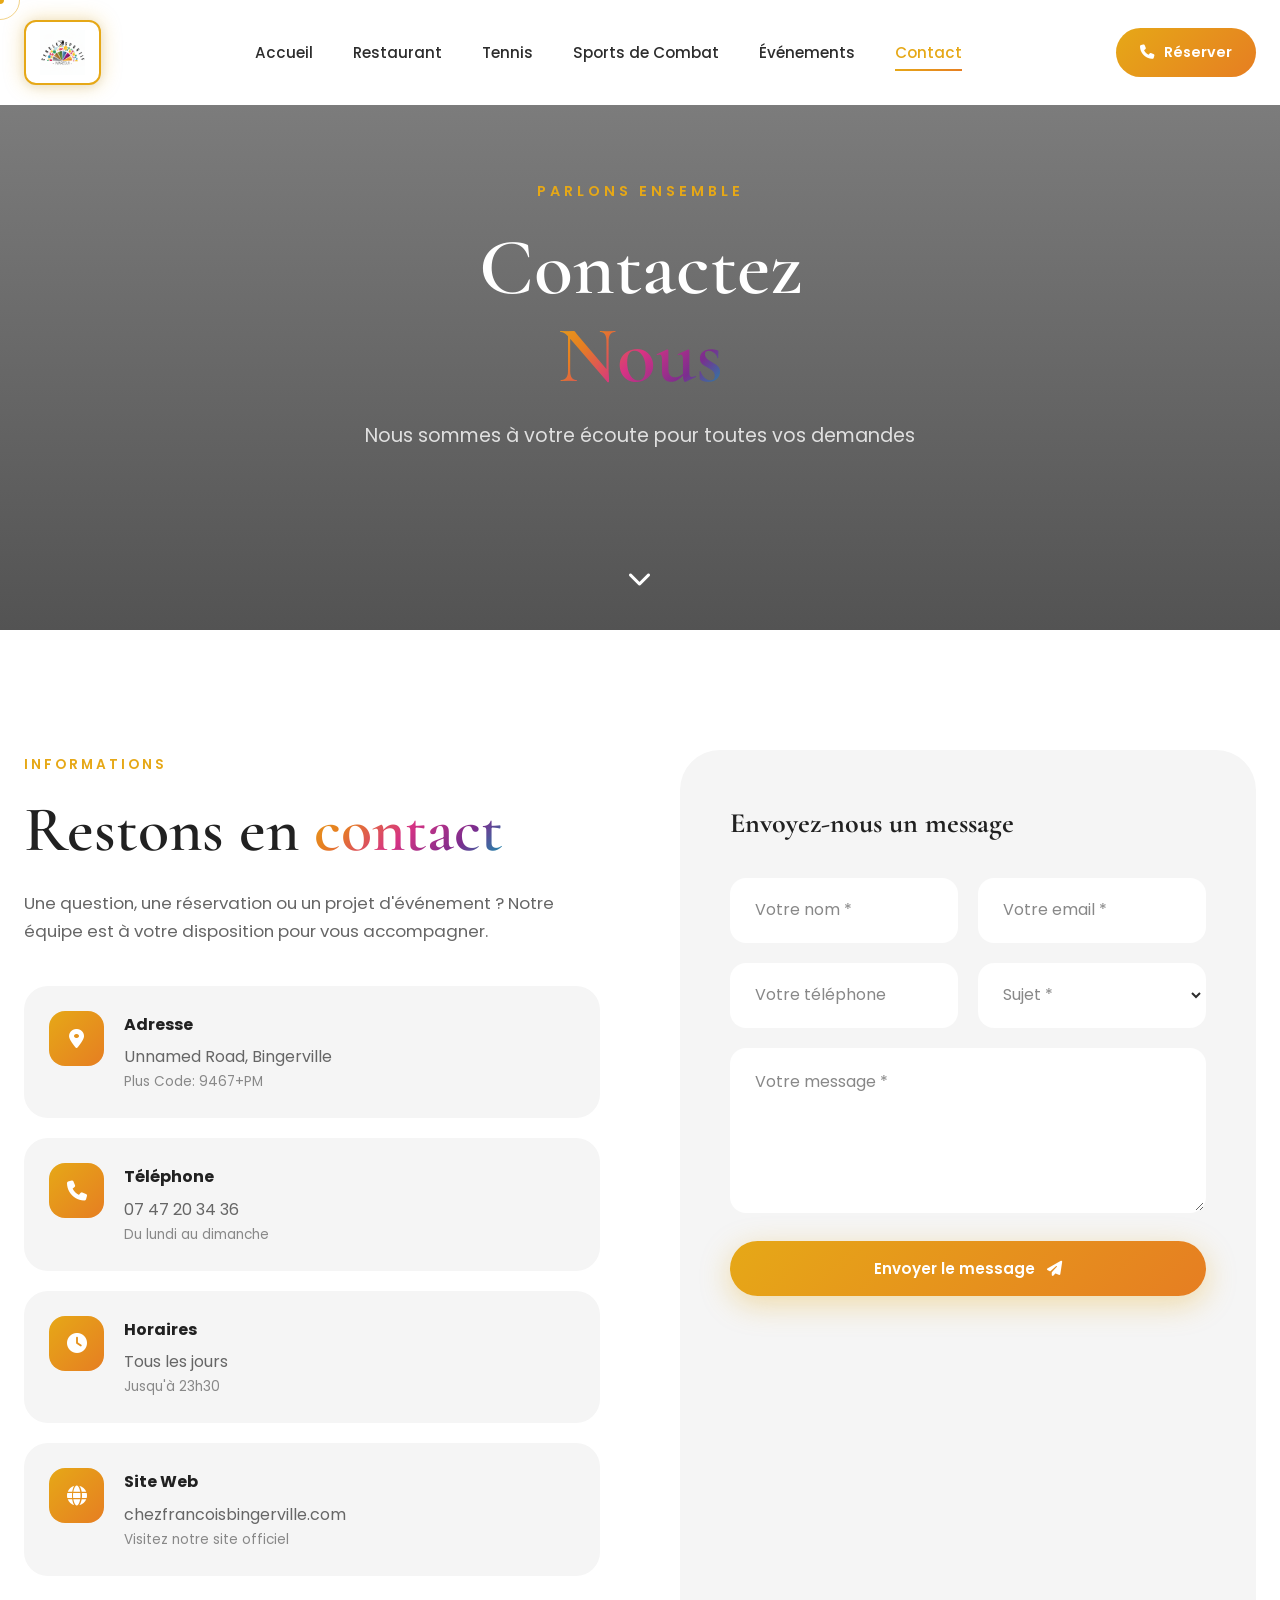
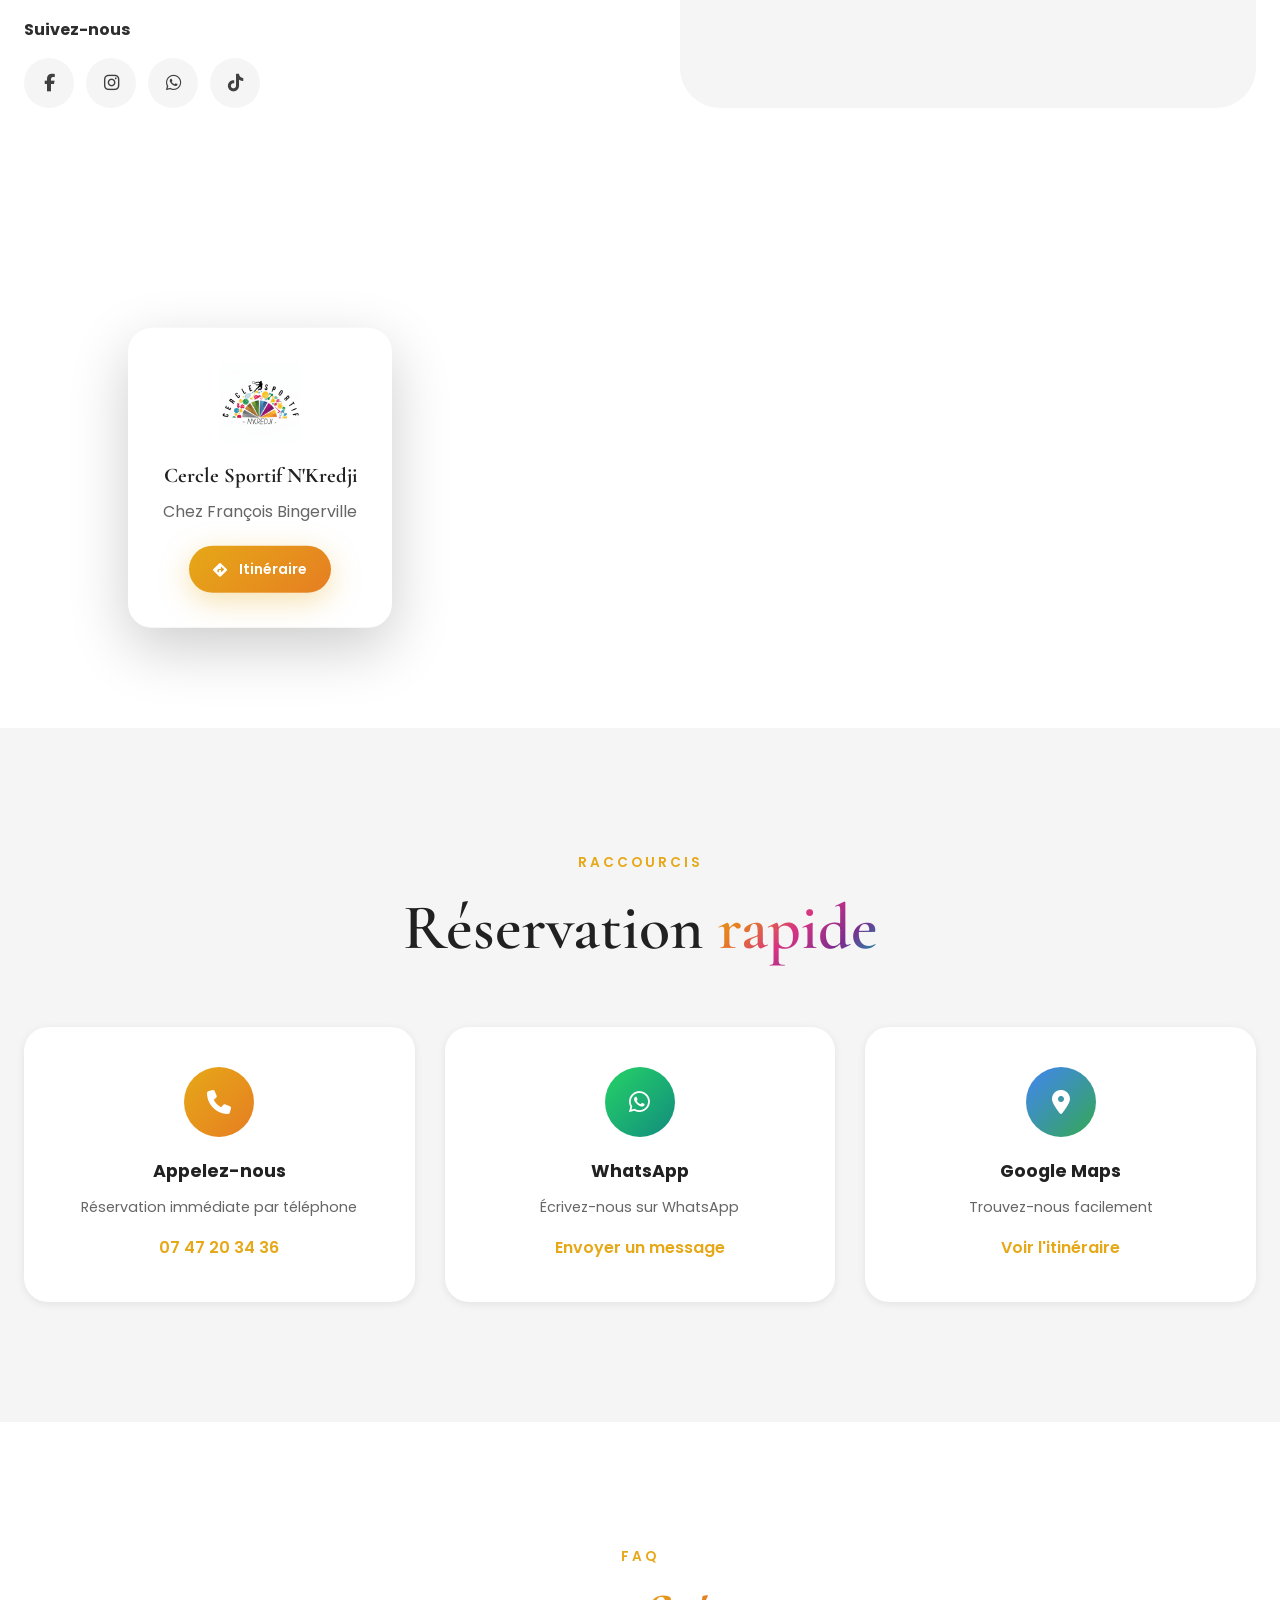
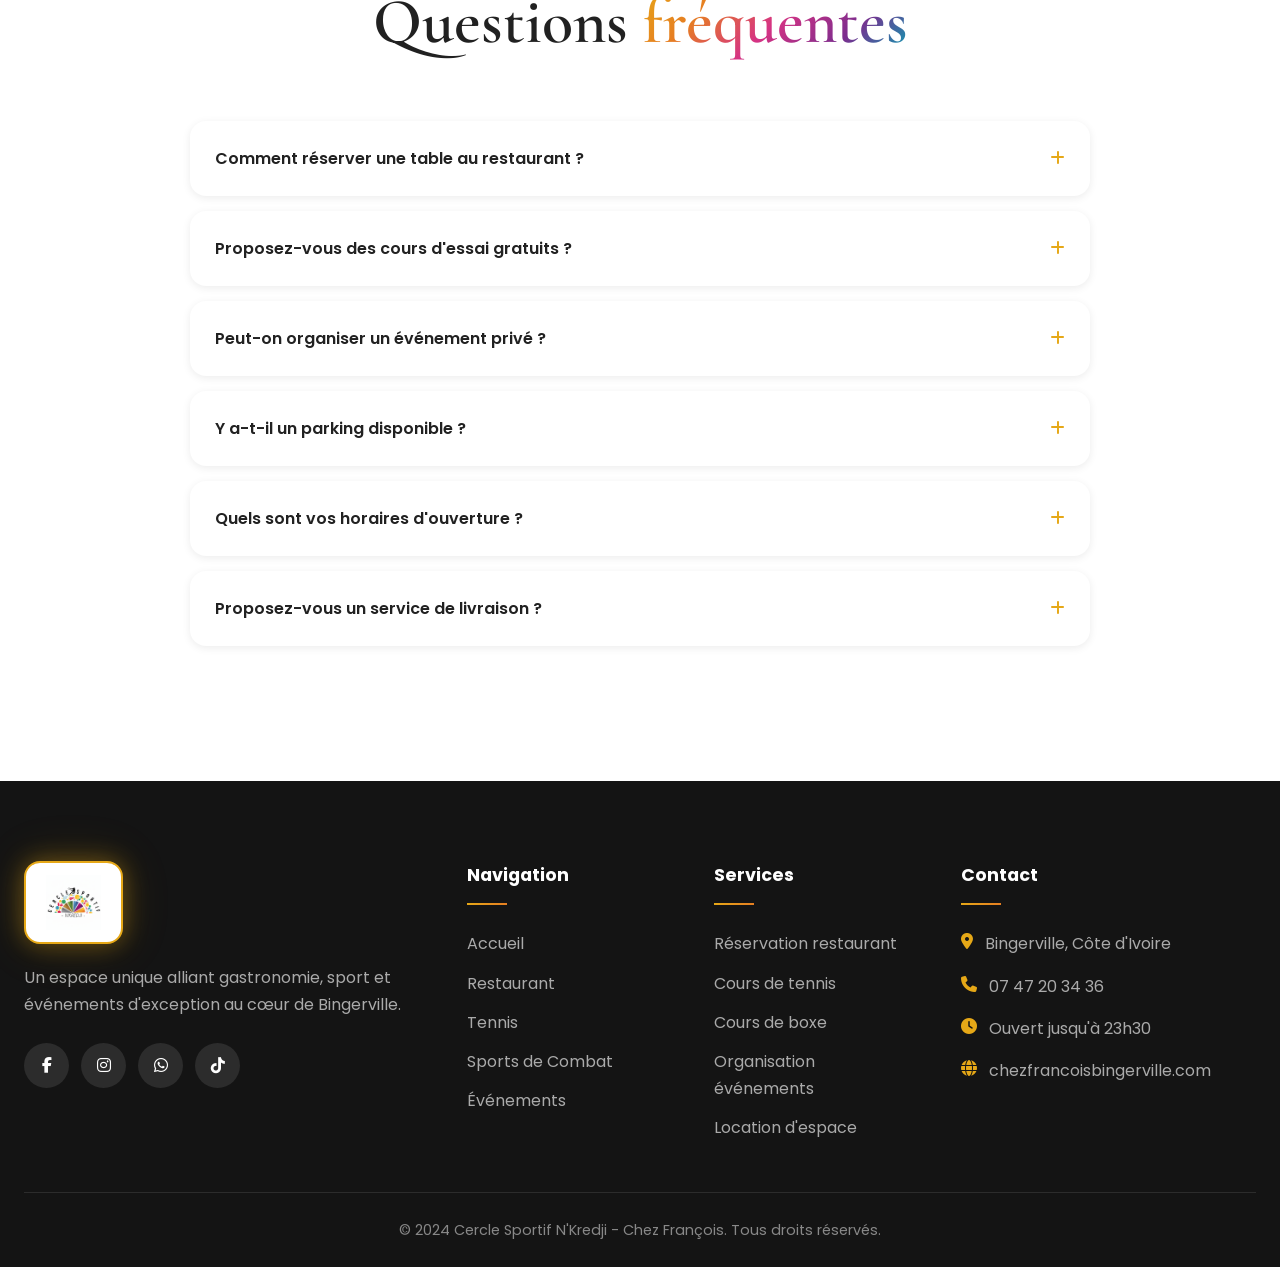
<file: contact.html>
<!DOCTYPE html>
<html lang="fr">
<head>
    <meta charset="UTF-8">
    <meta name="viewport" content="width=device-width, initial-scale=1.0">
    <title>Contact | Cercle Sportif N'Kredji</title>
    <meta name="description" content="Contactez le Cercle Sportif N'Kredji - Réservations restaurant, tennis, sports de combat et événements à Bingerville">
    <link rel="preconnect" href="https://fonts.googleapis.com">
    <link rel="preconnect" href="https://fonts.gstatic.com" crossorigin>
    <link href="https://fonts.googleapis.com/css2?family=Poppins:wght@300;400;500;600;700;800;900&family=Cormorant+Garamond:wght@400;500;600;700&display=swap" rel="stylesheet">
    <link rel="stylesheet" href="https://cdnjs.cloudflare.com/ajax/libs/font-awesome/6.5.0/css/all.min.css">
    <link rel="stylesheet" href="css/style.css">
</head>
<body>
    <!-- Cursor Effect -->
    <div class="cursor" id="cursor"></div>
    <div class="cursor-follower" id="cursor-follower"></div>

    <!-- Navigation -->
    <header class="header header--dark" id="header">
        <nav class="nav container">
            <a href="index.html" class="nav__logo">
                <div class="logo-container">
                    <img src="assets/logo.png" alt="Cercle Sportif N'Kredji">
                </div>
            </a>

            <div class="nav__menu" id="nav-menu">
                <ul class="nav__list">
                    <li class="nav__item">
                        <a href="index.html" class="nav__link">Accueil</a>
                    </li>
                    <li class="nav__item">
                        <a href="restaurant.html" class="nav__link">Restaurant</a>
                    </li>
                    <li class="nav__item">
                        <a href="tennis.html" class="nav__link">Tennis</a>
                    </li>
                    <li class="nav__item">
                        <a href="combat.html" class="nav__link">Sports de Combat</a>
                    </li>
                    <li class="nav__item">
                        <a href="evenements.html" class="nav__link">Événements</a>
                    </li>
                    <li class="nav__item">
                        <a href="contact.html" class="nav__link active">Contact</a>
                    </li>
                </ul>

                <div class="nav__close" id="nav-close">
                    <i class="fas fa-times"></i>
                </div>
            </div>

            <div class="nav__actions">
                <a href="tel:0747203436" class="nav__cta">
                    <i class="fas fa-phone"></i>
                    <span>Réserver</span>
                </a>
                <div class="nav__toggle" id="nav-toggle">
                    <span></span>
                    <span></span>
                </div>
            </div>
        </nav>
    </header>

    <!-- Page Hero -->
    <section class="page-hero page-hero--contact">
        <div class="page-hero__bg" style="background-image: url('https://images.unsplash.com/photo-1423666639041-f56000c27a9a?w=1920')"></div>
        <div class="page-hero__overlay"></div>
        <div class="page-hero__content">
            <span class="page-hero__subtitle">Parlons ensemble</span>
            <h1 class="page-hero__title">Contactez<br><span class="text-gradient">Nous</span></h1>
            <p class="page-hero__description">Nous sommes à votre écoute pour toutes vos demandes</p>
        </div>
        <div class="page-hero__scroll">
            <i class="fas fa-chevron-down"></i>
        </div>
    </section>

    <!-- Contact Section -->
    <section class="contact-section section">
        <div class="container">
            <div class="contact__wrapper">
                <div class="contact__info">
                    <span class="section__subtitle">Informations</span>
                    <h2 class="section__title">Restons en <span class="text-gradient">contact</span></h2>
                    <p class="contact__description">
                        Une question, une réservation ou un projet d'événement ?
                        Notre équipe est à votre disposition pour vous accompagner.
                    </p>

                    <div class="contact__cards">
                        <div class="contact-card">
                            <div class="contact-card__icon">
                                <i class="fas fa-location-dot"></i>
                            </div>
                            <div class="contact-card__content">
                                <h3>Adresse</h3>
                                <p>Unnamed Road, Bingerville</p>
                                <p class="contact-card__sub">Plus Code: 9467+PM</p>
                            </div>
                        </div>

                        <div class="contact-card">
                            <div class="contact-card__icon">
                                <i class="fas fa-phone"></i>
                            </div>
                            <div class="contact-card__content">
                                <h3>Téléphone</h3>
                                <a href="tel:0747203436">07 47 20 34 36</a>
                                <p class="contact-card__sub">Du lundi au dimanche</p>
                            </div>
                        </div>

                        <div class="contact-card">
                            <div class="contact-card__icon">
                                <i class="fas fa-clock"></i>
                            </div>
                            <div class="contact-card__content">
                                <h3>Horaires</h3>
                                <p>Tous les jours</p>
                                <p class="contact-card__sub">Jusqu'à 23h30</p>
                            </div>
                        </div>

                        <div class="contact-card">
                            <div class="contact-card__icon">
                                <i class="fas fa-globe"></i>
                            </div>
                            <div class="contact-card__content">
                                <h3>Site Web</h3>
                                <a href="https://chezfrancoisbingerville.com" target="_blank">chezfrancoisbingerville.com</a>
                                <p class="contact-card__sub">Visitez notre site officiel</p>
                            </div>
                        </div>
                    </div>

                    <div class="contact__social">
                        <h4>Suivez-nous</h4>
                        <div class="contact__social-links">
                            <a href="#" class="contact__social-link">
                                <i class="fab fa-facebook-f"></i>
                            </a>
                            <a href="#" class="contact__social-link">
                                <i class="fab fa-instagram"></i>
                            </a>
                            <a href="#" class="contact__social-link">
                                <i class="fab fa-whatsapp"></i>
                            </a>
                            <a href="#" class="contact__social-link">
                                <i class="fab fa-tiktok"></i>
                            </a>
                        </div>
                    </div>
                </div>

                <div class="contact__form-wrapper">
                    <form class="contact-form" id="contact-form">
                        <h3 class="contact-form__title">Envoyez-nous un message</h3>

                        <div class="form-row">
                            <div class="form-group">
                                <input type="text" id="name" name="name" required placeholder=" ">
                                <label for="name">Votre nom *</label>
                            </div>
                            <div class="form-group">
                                <input type="email" id="email" name="email" required placeholder=" ">
                                <label for="email">Votre email *</label>
                            </div>
                        </div>

                        <div class="form-row">
                            <div class="form-group">
                                <input type="tel" id="phone" name="phone" placeholder=" ">
                                <label for="phone">Votre téléphone</label>
                            </div>
                            <div class="form-group">
                                <select id="subject" name="subject" required>
                                    <option value="" disabled selected></option>
                                    <option value="restaurant">Réservation Restaurant</option>
                                    <option value="tennis">Cours de Tennis</option>
                                    <option value="combat">Sports de Combat</option>
                                    <option value="event">Organisation Événement</option>
                                    <option value="location">Location Espace</option>
                                    <option value="other">Autre demande</option>
                                </select>
                                <label for="subject">Sujet *</label>
                            </div>
                        </div>

                        <div class="form-group form-group--full">
                            <textarea id="message" name="message" rows="5" required placeholder=" "></textarea>
                            <label for="message">Votre message *</label>
                        </div>

                        <button type="submit" class="btn btn--primary btn--full">
                            <span>Envoyer le message</span>
                            <i class="fas fa-paper-plane"></i>
                        </button>
                    </form>
                </div>
            </div>
        </div>
    </section>

    <!-- Map Section -->
    <section class="map-section">
        <div class="map-container">
            <iframe
                src="https://www.google.com/maps/embed?pb=!1m18!1m12!1m3!1d15881.0!2d-3.89!3d5.35!2m3!1f0!2f0!3f0!3m2!1i1024!2i768!4f13.1!3m3!1m2!1s0x0%3A0x0!2zNcKwMjEnMDAuMCJOIDPCsDUzJzI0LjAiVw!5e0!3m2!1sfr!2sci!4v1234567890"
                width="100%"
                height="500"
                style="border:0;"
                allowfullscreen=""
                loading="lazy"
                referrerpolicy="no-referrer-when-downgrade">
            </iframe>
            <div class="map-overlay">
                <div class="map-card">
                    <div class="map-card__logo">
                        <img src="assets/logo.png" alt="Logo">
                    </div>
                    <h3>Cercle Sportif N'Kredji</h3>
                    <p>Chez François Bingerville</p>
                    <a href="https://maps.google.com/?q=Bingerville+Cote+d'Ivoire" target="_blank" class="btn btn--primary btn--small">
                        <i class="fas fa-directions"></i>
                        <span>Itinéraire</span>
                    </a>
                </div>
            </div>
        </div>
    </section>

    <!-- Quick Actions Section -->
    <section class="quick-actions section section--gray">
        <div class="container">
            <div class="section__header section__header--center">
                <span class="section__subtitle">Raccourcis</span>
                <h2 class="section__title">Réservation <span class="text-gradient">rapide</span></h2>
            </div>

            <div class="quick-actions__grid">
                <a href="tel:0747203436" class="quick-action">
                    <div class="quick-action__icon">
                        <i class="fas fa-phone"></i>
                    </div>
                    <h3>Appelez-nous</h3>
                    <p>Réservation immédiate par téléphone</p>
                    <span class="quick-action__value">07 47 20 34 36</span>
                </a>

                <a href="https://wa.me/22547203436" target="_blank" class="quick-action">
                    <div class="quick-action__icon quick-action__icon--whatsapp">
                        <i class="fab fa-whatsapp"></i>
                    </div>
                    <h3>WhatsApp</h3>
                    <p>Écrivez-nous sur WhatsApp</p>
                    <span class="quick-action__value">Envoyer un message</span>
                </a>

                <a href="https://maps.google.com/?q=Bingerville+Cote+d'Ivoire" target="_blank" class="quick-action">
                    <div class="quick-action__icon quick-action__icon--maps">
                        <i class="fas fa-map-marker-alt"></i>
                    </div>
                    <h3>Google Maps</h3>
                    <p>Trouvez-nous facilement</p>
                    <span class="quick-action__value">Voir l'itinéraire</span>
                </a>
            </div>
        </div>
    </section>

    <!-- FAQ Section -->
    <section class="faq section">
        <div class="container">
            <div class="section__header section__header--center">
                <span class="section__subtitle">FAQ</span>
                <h2 class="section__title">Questions <span class="text-gradient">fréquentes</span></h2>
            </div>

            <div class="faq__grid">
                <div class="faq-item">
                    <button class="faq-item__question">
                        <span>Comment réserver une table au restaurant ?</span>
                        <i class="fas fa-plus"></i>
                    </button>
                    <div class="faq-item__answer">
                        <p>Vous pouvez réserver par téléphone au 07 47 20 34 36, via WhatsApp, ou en remplissant le formulaire de contact ci-dessus. Les réservations sont recommandées, surtout le week-end.</p>
                    </div>
                </div>

                <div class="faq-item">
                    <button class="faq-item__question">
                        <span>Proposez-vous des cours d'essai gratuits ?</span>
                        <i class="fas fa-plus"></i>
                    </button>
                    <div class="faq-item__answer">
                        <p>Oui ! Pour les sports de combat, la première séance d'essai est gratuite. Pour le tennis, contactez-nous pour connaître nos offres découverte.</p>
                    </div>
                </div>

                <div class="faq-item">
                    <button class="faq-item__question">
                        <span>Peut-on organiser un événement privé ?</span>
                        <i class="fas fa-plus"></i>
                    </button>
                    <div class="faq-item__answer">
                        <p>Absolument ! Nous accueillons mariages, anniversaires, séminaires et tous types d'événements. Contactez-nous pour une visite des espaces et un devis personnalisé.</p>
                    </div>
                </div>

                <div class="faq-item">
                    <button class="faq-item__question">
                        <span>Y a-t-il un parking disponible ?</span>
                        <i class="fas fa-plus"></i>
                    </button>
                    <div class="faq-item__answer">
                        <p>Oui, un grand parking gratuit et sécurisé est disponible pour tous nos visiteurs et clients.</p>
                    </div>
                </div>

                <div class="faq-item">
                    <button class="faq-item__question">
                        <span>Quels sont vos horaires d'ouverture ?</span>
                        <i class="fas fa-plus"></i>
                    </button>
                    <div class="faq-item__answer">
                        <p>Nous sommes ouverts tous les jours jusqu'à 23h30. Les horaires des cours sportifs varient selon les disciplines - consultez les pages dédiées ou contactez-nous.</p>
                    </div>
                </div>

                <div class="faq-item">
                    <button class="faq-item__question">
                        <span>Proposez-vous un service de livraison ?</span>
                        <i class="fas fa-plus"></i>
                    </button>
                    <div class="faq-item__answer">
                        <p>Un service Drive est disponible. Pour la livraison, contactez-nous directement pour vérifier les disponibilités selon votre zone.</p>
                    </div>
                </div>
            </div>
        </div>
    </section>

    <!-- Footer -->
    <footer class="footer">
        <div class="container">
            <div class="footer__top">
                <div class="footer__brand">
                    <a href="index.html" class="footer__logo">
                        <div class="logo-container logo-container--footer">
                            <img src="assets/logo.png" alt="Cercle Sportif N'Kredji">
                        </div>
                    </a>
                    <p class="footer__description">
                        Un espace unique alliant gastronomie, sport et événements
                        d'exception au cœur de Bingerville.
                    </p>
                    <div class="footer__social">
                        <a href="#" class="footer__social-link"><i class="fab fa-facebook-f"></i></a>
                        <a href="#" class="footer__social-link"><i class="fab fa-instagram"></i></a>
                        <a href="#" class="footer__social-link"><i class="fab fa-whatsapp"></i></a>
                        <a href="#" class="footer__social-link"><i class="fab fa-tiktok"></i></a>
                    </div>
                </div>

                <div class="footer__links">
                    <h4 class="footer__title">Navigation</h4>
                    <ul class="footer__list">
                        <li><a href="index.html">Accueil</a></li>
                        <li><a href="restaurant.html">Restaurant</a></li>
                        <li><a href="tennis.html">Tennis</a></li>
                        <li><a href="combat.html">Sports de Combat</a></li>
                        <li><a href="evenements.html">Événements</a></li>
                    </ul>
                </div>

                <div class="footer__links">
                    <h4 class="footer__title">Services</h4>
                    <ul class="footer__list">
                        <li><a href="restaurant.html">Réservation restaurant</a></li>
                        <li><a href="tennis.html">Cours de tennis</a></li>
                        <li><a href="combat.html">Cours de boxe</a></li>
                        <li><a href="evenements.html">Organisation événements</a></li>
                        <li><a href="evenements.html#location">Location d'espace</a></li>
                    </ul>
                </div>

                <div class="footer__contact">
                    <h4 class="footer__title">Contact</h4>
                    <ul class="footer__contact-list">
                        <li>
                            <i class="fas fa-location-dot"></i>
                            <span>Bingerville, Côte d'Ivoire</span>
                        </li>
                        <li>
                            <i class="fas fa-phone"></i>
                            <a href="tel:0747203436">07 47 20 34 36</a>
                        </li>
                        <li>
                            <i class="fas fa-clock"></i>
                            <span>Ouvert jusqu'à 23h30</span>
                        </li>
                        <li>
                            <i class="fas fa-globe"></i>
                            <a href="https://chezfrancoisbingerville.com" target="_blank">chezfrancoisbingerville.com</a>
                        </li>
                    </ul>
                </div>
            </div>

            <div class="footer__bottom">
                <p>&copy; 2024 Cercle Sportif N'Kredji - Chez François. Tous droits réservés.</p>
            </div>
        </div>
    </footer>

    <!-- Back to Top -->
    <button class="back-to-top" id="backToTop">
        <i class="fas fa-arrow-up"></i>
    </button>

    <script src="js/main.js"></script>
</body>
</html>
</file>
<file: css/style.css>
/* ===============================================
   CERCLE SPORTIF N'KREDJI - MODERN DESIGN
   Palette basée sur le logo multicolore
   =============================================== */

/* === CSS Variables === */
:root {
    /* Couleurs du logo */
    --gold: #E6A817;
    --gold-light: #F4C430;
    --emerald: #2E8B57;
    --emerald-dark: #1D5E3A;
    --cyan: #00A8B5;
    --cyan-light: #00CED1;
    --purple: #7B2D8E;
    --purple-light: #9B4DCA;
    --fuchsia: #D63384;
    --fuchsia-light: #E91E8C;
    --orange: #E67E22;

    /* Neutres élégants */
    --black: #0A0A0A;
    --dark: #141414;
    --dark-lighter: #1E1E1E;
    --gray-900: #212121;
    --gray-800: #2D2D2D;
    --gray-700: #404040;
    --gray-600: #666666;
    --gray-500: #888888;
    --gray-400: #AAAAAA;
    --gray-300: #CCCCCC;
    --gray-200: #E5E5E5;
    --gray-100: #F5F5F5;
    --white: #FFFFFF;

    /* Gradient principal - inspiré de l'éventail du logo */
    --gradient-main: linear-gradient(135deg, var(--gold) 0%, var(--orange) 25%, var(--fuchsia) 50%, var(--purple) 75%, var(--cyan) 100%);
    --gradient-gold: linear-gradient(135deg, var(--gold) 0%, var(--orange) 100%);
    --gradient-cool: linear-gradient(135deg, var(--cyan) 0%, var(--emerald) 100%);
    --gradient-warm: linear-gradient(135deg, var(--fuchsia) 0%, var(--purple) 100%);
    --gradient-dark: linear-gradient(180deg, var(--dark) 0%, var(--black) 100%);

    /* Typography */
    --font-main: 'Poppins', -apple-system, BlinkMacSystemFont, sans-serif;
    --font-display: 'Cormorant Garamond', Georgia, serif;

    /* Spacing */
    --section-padding: 120px;
    --container-max: 1280px;

    /* Effects */
    --shadow-sm: 0 2px 8px rgba(0, 0, 0, 0.08);
    --shadow-md: 0 8px 30px rgba(0, 0, 0, 0.12);
    --shadow-lg: 0 20px 60px rgba(0, 0, 0, 0.2);
    --shadow-glow: 0 0 40px rgba(230, 168, 23, 0.3);

    /* Transitions */
    --ease-out: cubic-bezier(0.16, 1, 0.3, 1);
    --transition-fast: 0.2s var(--ease-out);
    --transition-normal: 0.4s var(--ease-out);
    --transition-slow: 0.6s var(--ease-out);

    /* Border Radius */
    --radius-sm: 8px;
    --radius-md: 16px;
    --radius-lg: 24px;
    --radius-xl: 40px;
    --radius-full: 9999px;
}

/* === Reset & Base === */
*, *::before, *::after {
    margin: 0;
    padding: 0;
    box-sizing: border-box;
}

html {
    scroll-behavior: smooth;
    font-size: 16px;
    -webkit-font-smoothing: antialiased;
    -moz-osx-font-smoothing: grayscale;
}

body {
    font-family: var(--font-main);
    background: var(--white);
    color: var(--gray-800);
    line-height: 1.7;
    overflow-x: hidden;
}

a {
    text-decoration: none;
    color: inherit;
    transition: var(--transition-fast);
}

ul, ol {
    list-style: none;
}

img {
    max-width: 100%;
    height: auto;
    display: block;
}

button {
    cursor: pointer;
    border: none;
    background: none;
    font-family: inherit;
}

input, textarea, select {
    font-family: inherit;
    font-size: inherit;
    outline: none;
}

.container {
    width: 100%;
    max-width: var(--container-max);
    margin: 0 auto;
    padding: 0 24px;
}

.section {
    padding: var(--section-padding) 0;
    position: relative;
}

.section--dark {
    background: var(--dark);
    color: var(--white);
}

.section--gray {
    background: var(--gray-100);
}

/* === Custom Cursor === */
.cursor, .cursor-follower {
    display: none;
}

@media (hover: hover) and (pointer: fine) {
    .cursor {
        display: block;
        position: fixed;
        width: 8px;
        height: 8px;
        background: var(--gold);
        border-radius: 50%;
        pointer-events: none;
        z-index: 10001;
        transform: translate(-50%, -50%);
        transition: transform 0.1s ease, width 0.3s ease, height 0.3s ease;
    }

    .cursor-follower {
        display: block;
        position: fixed;
        width: 40px;
        height: 40px;
        border: 1px solid var(--gold);
        border-radius: 50%;
        pointer-events: none;
        z-index: 10000;
        transform: translate(-50%, -50%);
        transition: transform 0.15s ease, width 0.3s ease, height 0.3s ease, border-color 0.3s ease;
        opacity: 0.5;
    }

    .cursor.hover {
        width: 12px;
        height: 12px;
        background: var(--fuchsia);
    }

    .cursor-follower.hover {
        width: 60px;
        height: 60px;
        border-color: var(--fuchsia);
    }
}

/* === Typography === */
.text-gradient {
    background: var(--gradient-main);
    -webkit-background-clip: text;
    -webkit-text-fill-color: transparent;
    background-clip: text;
}

.section__header {
    margin-bottom: 60px;
}

.section__header--center {
    text-align: center;
    max-width: 700px;
    margin-left: auto;
    margin-right: auto;
}

.section__subtitle {
    display: inline-block;
    font-size: 0.85rem;
    font-weight: 600;
    text-transform: uppercase;
    letter-spacing: 3px;
    color: var(--gold);
    margin-bottom: 16px;
}

.section--dark .section__subtitle {
    color: var(--gold-light);
}

.section__title {
    font-family: var(--font-display);
    font-size: clamp(2.5rem, 5vw, 4rem);
    font-weight: 600;
    line-height: 1.2;
    color: var(--gray-900);
    margin-bottom: 20px;
}

.section--dark .section__title {
    color: var(--white);
}

.section__description {
    font-size: 1.1rem;
    color: var(--gray-600);
    max-width: 600px;
}

.section--dark .section__description {
    color: var(--gray-400);
}

.section__header--center .section__description {
    margin: 0 auto;
}

/* === Buttons === */
.btn {
    display: inline-flex;
    align-items: center;
    justify-content: center;
    gap: 12px;
    padding: 16px 32px;
    font-size: 0.95rem;
    font-weight: 600;
    border-radius: var(--radius-full);
    transition: var(--transition-normal);
    position: relative;
    overflow: hidden;
}

.btn--primary {
    background: var(--gradient-gold);
    color: var(--white);
    box-shadow: 0 8px 30px rgba(230, 168, 23, 0.35);
}

.btn--primary:hover {
    transform: translateY(-3px);
    box-shadow: 0 12px 40px rgba(230, 168, 23, 0.45);
}

.btn--primary i {
    transition: transform var(--transition-fast);
}

.btn--primary:hover i {
    transform: translateX(5px);
}

.btn--outline {
    border: 2px solid var(--gray-300);
    color: var(--gray-800);
    background: transparent;
}

.btn--outline:hover {
    border-color: var(--gold);
    color: var(--gold);
}

.section--dark .btn--outline,
.cta .btn--outline,
.hero .btn--outline {
    border-color: rgba(255, 255, 255, 0.4);
    color: var(--white);
    background: transparent;
}

.section--dark .btn--outline:hover,
.cta .btn--outline:hover,
.hero .btn--outline:hover {
    border-color: var(--white);
    background: rgba(255, 255, 255, 0.15);
}

.btn--glass {
    background: rgba(255, 255, 255, 0.1);
    backdrop-filter: blur(10px);
    border: 1px solid rgba(255, 255, 255, 0.2);
    color: var(--white);
}

.btn--glass:hover {
    background: rgba(255, 255, 255, 0.2);
}

.btn--large {
    padding: 20px 40px;
    font-size: 1rem;
}

.btn--small {
    padding: 12px 24px;
    font-size: 0.875rem;
}

.btn--full {
    width: 100%;
}

/* === Header / Navigation === */
.header {
    position: fixed;
    top: 0;
    left: 0;
    width: 100%;
    z-index: 1000;
    padding: 20px 0;
    background: var(--white);
    transition: var(--transition-normal);
}

.header.scrolled {
    background: var(--gray-900);
    backdrop-filter: blur(20px);
    padding: 12px 0;
    box-shadow: 0 4px 20px rgba(0, 0, 0, 0.3);
}

.header .nav__link {
    color: var(--gray-800);
}

.header .nav__link:hover,
.header .nav__link.active {
    color: var(--gold);
}

.header .nav__toggle span {
    background: var(--gray-800);
}

.header.scrolled .nav__link {
    color: var(--white);
}

.header.scrolled .nav__link:hover,
.header.scrolled .nav__link.active {
    color: var(--gold);
}

.header.scrolled .nav__toggle span {
    background: var(--white);
}

.header--dark {
    background: var(--white);
}

.header--dark.scrolled {
    background: var(--gray-900);
    box-shadow: 0 4px 20px rgba(0, 0, 0, 0.3);
}

.header--dark .nav__link {
    color: var(--gray-800);
}

.header--dark .nav__link:hover,
.header--dark .nav__link.active {
    color: var(--gold);
}

.header--dark .nav__toggle span {
    background: var(--gray-800);
}

.header--dark.scrolled .nav__link {
    color: var(--white);
}

.header--dark.scrolled .nav__link:hover,
.header--dark.scrolled .nav__link.active {
    color: var(--gold);
}

.header--dark.scrolled .nav__toggle span {
    background: var(--white);
}

.header--dark .nav__cta {
    background: var(--gradient-gold);
    color: var(--white);
}

.header--dark.scrolled .nav__cta {
    background: var(--gradient-gold);
    color: var(--white);
}

/* Fix: Mobile menu links always visible (white on dark background) */
@media (max-width: 992px) {
    .nav__menu .nav__link,
    .header--dark .nav__menu .nav__link,
    .header--dark.scrolled .nav__menu .nav__link,
    .header.scrolled .nav__menu .nav__link {
        color: #ffffff !important;
    }

    .nav__menu .nav__link:hover,
    .nav__menu .nav__link.active,
    .header--dark .nav__menu .nav__link:hover,
    .header--dark .nav__menu .nav__link.active {
        color: var(--gold) !important;
    }
}

.nav {
    display: flex;
    align-items: center;
    justify-content: space-between;
}

.nav__logo {
    display: flex;
    align-items: center;
}

/* Logo Container - Clean modern design with orange glow */
.logo-container {
    display: flex;
    align-items: center;
    justify-content: center;
    padding: 8px 14px;
    background: var(--white);
    border-radius: 12px;
    border: 2px solid var(--gold);
    box-shadow:
        0 0 20px rgba(230, 168, 23, 0.35),
        0 2px 10px rgba(0, 0, 0, 0.08);
    transition: var(--transition-normal);
    position: relative;
}

.logo-container img {
    height: 45px;
    width: auto;
    display: block;
}

.nav__logo:hover .logo-container {
    border-color: var(--orange);
    box-shadow:
        0 0 30px rgba(230, 168, 23, 0.5),
        0 0 50px rgba(230, 168, 23, 0.2),
        0 4px 15px rgba(0, 0, 0, 0.1);
    transform: translateY(-2px);
}

.header.scrolled .logo-container {
    padding: 6px 12px;
    background: var(--white);
}

.header.scrolled .logo-container img {
    height: 38px;
}

/* Footer Logo Container */
.logo-container--footer {
    display: inline-flex;
    align-items: center;
    justify-content: center;
    background: var(--white);
    border: 2px solid var(--gold);
    box-shadow:
        0 0 25px rgba(230, 168, 23, 0.4),
        0 0 50px rgba(230, 168, 23, 0.15),
        0 4px 20px rgba(0, 0, 0, 0.15);
    padding: 12px 20px;
    border-radius: 16px;
}

.logo-container--footer img {
    height: 55px;
    width: auto;
}

.footer__logo:hover .logo-container--footer {
    border-color: var(--orange);
    box-shadow:
        0 0 35px rgba(230, 168, 23, 0.55),
        0 0 70px rgba(230, 168, 23, 0.2),
        0 6px 25px rgba(0, 0, 0, 0.2);
    transform: translateY(-3px);
}

.nav__list {
    display: flex;
    align-items: center;
    gap: 40px;
}

.nav__link {
    font-size: 0.95rem;
    font-weight: 500;
    color: var(--white);
    position: relative;
    padding: 8px 0;
}

.nav__link::after {
    content: '';
    position: absolute;
    bottom: 0;
    left: 0;
    width: 0;
    height: 2px;
    background: var(--gradient-gold);
    transition: var(--transition-normal);
}

.nav__link:hover::after,
.nav__link.active::after {
    width: 100%;
}

.nav__actions {
    display: flex;
    align-items: center;
    gap: 20px;
}

.nav__cta {
    display: flex;
    align-items: center;
    gap: 10px;
    padding: 12px 24px;
    background: var(--gradient-gold);
    border-radius: var(--radius-full);
    color: var(--white);
    font-weight: 600;
    font-size: 0.9rem;
    transition: var(--transition-normal);
}

.nav__cta:hover {
    transform: translateY(-2px);
    box-shadow: 0 8px 25px rgba(230, 168, 23, 0.4);
}

.header.scrolled .nav__cta {
    background: var(--gradient-gold);
    color: var(--white);
}

.nav__toggle {
    display: none;
    flex-direction: column;
    gap: 6px;
    padding: 10px;
    cursor: pointer;
}

.nav__toggle span {
    width: 24px;
    height: 2px;
    background: var(--white);
    transition: var(--transition-normal);
}


.nav__close {
    display: none;
}

/* === Hero Section === */
.hero {
    position: relative;
    min-height: 100vh;
    display: flex;
    align-items: center;
    overflow: hidden;
    padding: 120px 0 80px;
}

.hero__bg {
    position: absolute;
    top: 0;
    left: 0;
    width: 100%;
    height: 100%;
    background: #0a0a0a;
    z-index: 0;
}

.hero__image {
    position: absolute;
    top: 0;
    left: 0;
    width: 100%;
    height: 100%;
    background-size: cover;
    background-position: center;
    background-repeat: no-repeat;
    z-index: 1;
}

.hero__overlay {
    position: absolute;
    top: 0;
    left: 0;
    width: 100%;
    height: 100%;
    background: rgba(0, 0, 0, 0.5);
    z-index: 2;
}

.hero__content {
    position: relative;
    z-index: 3;
    max-width: 700px;
    padding-bottom: 100px;
}

.hero__badge {
    display: inline-flex;
    align-items: center;
    gap: 10px;
    padding: 10px 20px;
    background: rgba(255, 255, 255, 0.1);
    backdrop-filter: blur(10px);
    border: 1px solid rgba(255, 255, 255, 0.1);
    border-radius: var(--radius-full);
    font-size: 0.9rem;
    color: var(--white);
    margin-bottom: 30px;
    animation: fadeInUp 1s var(--ease-out) 0.2s both;
}

.hero__badge-icon {
    color: var(--gold);
}

.hero__title {
    color: var(--white);
    margin-bottom: 20px;
    animation: fadeInUp 1s var(--ease-out) 0.4s both;
}

.hero__title-line {
    display: block;
    font-family: var(--font-main);
    font-size: 1.25rem;
    font-weight: 400;
    letter-spacing: 4px;
    text-transform: uppercase;
    opacity: 0.8;
    margin-bottom: 10px;
}

.hero__title-main {
    display: block;
    font-family: var(--font-display);
    font-size: clamp(3rem, 8vw, 6rem);
    font-weight: 600;
    line-height: 1;
}

.hero__title-accent {
    display: block;
    font-family: var(--font-display);
    font-size: clamp(3.5rem, 10vw, 7rem);
    font-weight: 700;
    color: var(--gold);
    line-height: 1.1;
    text-shadow: 0 2px 20px rgba(230, 168, 23, 0.4);
}

.hero__subtitle {
    font-family: var(--font-display);
    font-size: 1.5rem;
    font-style: italic;
    color: var(--gold);
    margin-bottom: 20px;
    animation: fadeInUp 1s var(--ease-out) 0.5s both;
    letter-spacing: 1px;
}

.hero__description {
    font-size: 1.2rem;
    color: rgba(255, 255, 255, 0.8);
    max-width: 550px;
    margin-bottom: 40px;
    animation: fadeInUp 1s var(--ease-out) 0.6s both;
}

.hero__buttons {
    display: flex;
    gap: 20px;
    flex-wrap: wrap;
    animation: fadeInUp 1s var(--ease-out) 0.7s both;
}

.hero__scroll {
    position: absolute;
    bottom: 30px;
    left: 50%;
    transform: translateX(-50%);
    display: flex;
    flex-direction: column;
    align-items: center;
    gap: 8px;
    color: rgba(255, 255, 255, 0.4);
    font-size: 0.6rem;
    letter-spacing: 3px;
    text-transform: uppercase;
    animation: fadeInUp 1s var(--ease-out) 1s both;
    z-index: 4;
    pointer-events: none;
}

.hero__scroll-line {
    width: 1px;
    height: 30px;
    background: linear-gradient(to bottom, rgba(230, 168, 23, 0.6), transparent);
    animation: scrollLine 2s ease-in-out infinite;
}

@keyframes scrollLine {
    0%, 100% { transform: scaleY(0); transform-origin: top; }
    50% { transform: scaleY(1); transform-origin: top; }
    51% { transform-origin: bottom; }
    100% { transform: scaleY(0); transform-origin: bottom; }
}

/* Floating shapes - disabled for cleaner look */
.hero__float {
    display: none;
}

@keyframes fadeInUp {
    from {
        opacity: 0;
        transform: translateY(40px);
    }
    to {
        opacity: 1;
        transform: translateY(0);
    }
}

/* === Page Hero === */
.page-hero {
    position: relative;
    height: 70vh;
    min-height: 500px;
    display: flex;
    align-items: center;
    justify-content: center;
    text-align: center;
    overflow: hidden;
}

.page-hero__bg {
    position: absolute;
    top: 0;
    left: 0;
    width: 100%;
    height: 100%;
    background-size: cover;
    background-position: center;
    transition: transform 10s ease-out;
}

.page-hero:hover .page-hero__bg {
    transform: scale(1.05);
}

.page-hero__overlay {
    position: absolute;
    top: 0;
    left: 0;
    width: 100%;
    height: 100%;
    background: linear-gradient(
        to bottom,
        rgba(10, 10, 10, 0.5) 0%,
        rgba(10, 10, 10, 0.7) 100%
    );
}

.page-hero__overlay--dark {
    background: linear-gradient(
        to bottom,
        rgba(10, 10, 10, 0.7) 0%,
        rgba(10, 10, 10, 0.85) 100%
    );
}

.page-hero__content {
    position: relative;
    z-index: 2;
    max-width: 800px;
    padding: 0 24px;
}

.page-hero__subtitle {
    display: inline-block;
    font-size: 0.9rem;
    font-weight: 600;
    text-transform: uppercase;
    letter-spacing: 4px;
    color: var(--gold);
    margin-bottom: 20px;
    animation: fadeInUp 0.8s var(--ease-out) 0.2s both;
}

.page-hero__title {
    font-family: var(--font-display);
    font-size: clamp(3rem, 8vw, 5rem);
    font-weight: 600;
    color: var(--white);
    line-height: 1.1;
    margin-bottom: 20px;
    animation: fadeInUp 0.8s var(--ease-out) 0.4s both;
}

.page-hero__description {
    font-size: 1.2rem;
    color: rgba(255, 255, 255, 0.8);
    max-width: 600px;
    margin: 0 auto;
    animation: fadeInUp 0.8s var(--ease-out) 0.6s both;
}

.page-hero__scroll {
    position: absolute;
    bottom: 30px;
    left: 50%;
    transform: translateX(-50%);
    color: var(--white);
    font-size: 1.5rem;
    animation: bounce 2s infinite;
}

@keyframes bounce {
    0%, 100% { transform: translateX(-50%) translateY(0); }
    50% { transform: translateX(-50%) translateY(10px); }
}

@keyframes glowPulse {
    0%, 100% {
        filter: drop-shadow(0 2px 10px rgba(230, 168, 23, 0.4));
    }
    50% {
        filter: drop-shadow(0 2px 25px rgba(230, 168, 23, 0.7));
    }
}

/* === Services Grid === */
.services__grid {
    display: grid;
    grid-template-columns: repeat(3, 1fr);
    grid-template-rows: repeat(2, 300px);
    gap: 24px;
}

.service-card {
    position: relative;
    border-radius: var(--radius-lg);
    overflow: hidden;
    display: flex;
    align-items: flex-end;
}

.service-card--large {
    grid-row: span 2;
}

.service-card__bg {
    position: absolute;
    top: 0;
    left: 0;
    width: 100%;
    height: 100%;
    background-size: cover;
    background-position: center;
    transition: transform var(--transition-slow);
}

.service-card:hover .service-card__bg {
    transform: scale(1.1);
}

.service-card__overlay {
    position: absolute;
    top: 0;
    left: 0;
    width: 100%;
    height: 100%;
    background: linear-gradient(
        to top,
        rgba(10, 10, 10, 0.9) 0%,
        rgba(10, 10, 10, 0.3) 50%,
        transparent 100%
    );
    transition: var(--transition-normal);
}

.service-card:hover .service-card__overlay {
    background: linear-gradient(
        to top,
        rgba(10, 10, 10, 0.95) 0%,
        rgba(10, 10, 10, 0.5) 60%,
        rgba(10, 10, 10, 0.2) 100%
    );
}

.service-card__content {
    position: relative;
    z-index: 2;
    padding: 30px;
    width: 100%;
}

.service-card__icon {
    display: inline-flex;
    align-items: center;
    justify-content: center;
    width: 50px;
    height: 50px;
    background: var(--gradient-gold);
    border-radius: var(--radius-md);
    font-size: 1.25rem;
    color: var(--white);
    margin-bottom: 16px;
    transition: var(--transition-normal);
}

.service-card:hover .service-card__icon {
    transform: scale(1.1);
}

.service-card__title {
    font-family: var(--font-display);
    font-size: 1.75rem;
    font-weight: 600;
    color: var(--white);
    margin-bottom: 8px;
}

.service-card__text {
    font-size: 0.95rem;
    color: rgba(255, 255, 255, 0.7);
    margin-bottom: 16px;
    display: -webkit-box;
    -webkit-line-clamp: 2;
    -webkit-box-orient: vertical;
    overflow: hidden;
}

.service-card__link {
    display: inline-flex;
    align-items: center;
    gap: 8px;
    font-size: 0.9rem;
    font-weight: 600;
    color: var(--gold);
    opacity: 0;
    transform: translateY(10px);
    transition: var(--transition-normal);
}

.service-card:hover .service-card__link {
    opacity: 1;
    transform: translateY(0);
}

.service-card__link i {
    transition: transform var(--transition-fast);
}

.service-card:hover .service-card__link i {
    transform: translateX(5px);
}

/* === About Section === */
.about__bg {
    position: absolute;
    top: 0;
    right: 0;
    width: 50%;
    height: 100%;
    background: linear-gradient(135deg, rgba(230, 168, 23, 0.03), rgba(214, 51, 132, 0.03));
    clip-path: polygon(20% 0, 100% 0, 100% 100%, 0 100%);
}

.about__wrapper {
    display: grid;
    grid-template-columns: 1fr 1fr;
    gap: 80px;
    align-items: center;
}

.about__images {
    position: relative;
}

.about__image {
    border-radius: var(--radius-lg);
    overflow: hidden;
    box-shadow: var(--shadow-lg);
}

.about__image img {
    width: 100%;
    height: 100%;
    object-fit: cover;
    transition: transform var(--transition-slow);
}

.about__image:hover img {
    transform: scale(1.05);
}

.about__image--1 {
    width: 85%;
}

.about__image--2 {
    position: absolute;
    bottom: -40px;
    right: 0;
    width: 55%;
    border: 5px solid var(--white);
}

.about__experience {
    position: absolute;
    top: 50%;
    right: 0;
    transform: translateY(-50%);
    background: var(--gradient-gold);
    padding: 30px;
    border-radius: var(--radius-lg);
    text-align: center;
    box-shadow: var(--shadow-lg);
}

.about__experience-number {
    display: block;
    font-family: var(--font-display);
    font-size: 3.5rem;
    font-weight: 700;
    color: var(--white);
    line-height: 1;
}

.about__experience-text {
    display: block;
    font-size: 0.9rem;
    font-weight: 500;
    color: rgba(255, 255, 255, 0.9);
    margin-top: 5px;
}

.about__text {
    font-size: 1.05rem;
    color: var(--gray-600);
    margin-bottom: 20px;
}

.about__features {
    display: grid;
    grid-template-columns: repeat(2, 1fr);
    gap: 20px;
    margin: 40px 0;
}

.about__feature {
    display: flex;
    align-items: center;
    gap: 12px;
}

.about__feature-icon {
    display: flex;
    align-items: center;
    justify-content: center;
    width: 45px;
    height: 45px;
    background: rgba(230, 168, 23, 0.1);
    border-radius: var(--radius-md);
    color: var(--gold);
    font-size: 1.1rem;
}

.about__feature-text {
    font-weight: 500;
    color: var(--gray-800);
}

/* === Stats Section === */
.stats {
    background: var(--gradient-dark);
    padding: 80px 0;
}

.stats__grid {
    display: grid;
    grid-template-columns: repeat(4, 1fr);
    gap: 40px;
    text-align: center;
}

.stat__number {
    display: block;
    font-family: var(--font-display);
    font-size: 4rem;
    font-weight: 700;
    background: var(--gradient-main);
    -webkit-background-clip: text;
    -webkit-text-fill-color: transparent;
    background-clip: text;
    line-height: 1;
}

.stat__number::after {
    content: '+';
    font-size: 2rem;
}

.stat__label {
    display: block;
    color: var(--gray-400);
    font-size: 0.95rem;
    margin-top: 10px;
}

/* === Testimonials === */
.testimonials__slider {
    max-width: 800px;
    margin: 0 auto;
    position: relative;
}

.testimonial {
    display: none;
    animation: fadeIn 0.5s var(--ease-out);
}

.testimonial.active {
    display: block;
}

@keyframes fadeIn {
    from { opacity: 0; transform: translateY(20px); }
    to { opacity: 1; transform: translateY(0); }
}

.testimonial__content {
    background: var(--white);
    padding: 50px;
    border-radius: var(--radius-xl);
    box-shadow: var(--shadow-md);
    text-align: center;
}

.testimonial__rating {
    color: var(--gold);
    font-size: 1.25rem;
    margin-bottom: 25px;
}

.testimonial__rating i {
    margin: 0 3px;
}

.testimonial__quote {
    font-family: var(--font-display);
    font-size: 1.5rem;
    font-style: italic;
    color: var(--gray-800);
    line-height: 1.6;
    margin-bottom: 30px;
}

.testimonial__author {
    display: flex;
    align-items: center;
    justify-content: center;
    gap: 16px;
}

.testimonial__avatar {
    width: 60px;
    height: 60px;
    background: var(--gradient-gold);
    border-radius: 50%;
    display: flex;
    align-items: center;
    justify-content: center;
    font-size: 1.25rem;
    font-weight: 700;
    color: var(--white);
}

.testimonial__info {
    text-align: left;
}

.testimonial__name {
    display: block;
    font-weight: 600;
    color: var(--gray-900);
}

.testimonial__date {
    display: block;
    font-size: 0.9rem;
    color: var(--gray-500);
}

.testimonials__nav {
    display: flex;
    justify-content: center;
    gap: 12px;
    margin-top: 30px;
}

.testimonials__dot {
    width: 12px;
    height: 12px;
    border-radius: 50%;
    background: var(--gray-300);
    transition: var(--transition-normal);
    cursor: pointer;
}

.testimonials__dot.active {
    background: var(--gradient-gold);
    transform: scale(1.2);
}

/* === CTA Section === */
.cta {
    position: relative;
    padding: 120px 0;
    overflow: hidden;
}

.cta__bg {
    position: absolute;
    top: 0;
    left: 0;
    width: 100%;
    height: 100%;
    background: var(--gradient-dark);
}

.cta__bg::before {
    content: '';
    position: absolute;
    top: 0;
    left: 0;
    width: 100%;
    height: 100%;
    background:
        radial-gradient(circle at 20% 50%, rgba(230, 168, 23, 0.15) 0%, transparent 50%),
        radial-gradient(circle at 80% 50%, rgba(214, 51, 132, 0.15) 0%, transparent 50%);
}

.cta__content {
    position: relative;
    z-index: 2;
    text-align: center;
    max-width: 700px;
    margin: 0 auto;
}

.cta__title {
    font-family: var(--font-display);
    font-size: clamp(2.5rem, 5vw, 3.5rem);
    font-weight: 600;
    color: var(--white);
    margin-bottom: 20px;
}

.cta__text {
    font-size: 1.2rem;
    color: var(--gray-400);
    margin-bottom: 40px;
}

.cta__buttons {
    display: flex;
    gap: 20px;
    justify-content: center;
    flex-wrap: wrap;
}

/* === Intro Section === */
.intro__wrapper {
    display: grid;
    grid-template-columns: 1fr 1fr;
    gap: 80px;
    align-items: center;
}

.intro__wrapper--reverse {
    direction: rtl;
}

.intro__wrapper--reverse > * {
    direction: ltr;
}

.intro__text {
    font-size: 1.05rem;
    color: var(--gray-600);
    margin-bottom: 20px;
}

.intro__badges {
    display: flex;
    flex-wrap: wrap;
    gap: 16px;
    margin-top: 30px;
}

.intro__badge {
    display: flex;
    align-items: center;
    gap: 10px;
    padding: 12px 20px;
    background: rgba(230, 168, 23, 0.08);
    border-radius: var(--radius-full);
    font-size: 0.9rem;
    font-weight: 500;
    color: var(--gray-800);
}

.intro__badge i {
    color: var(--gold);
}

.intro__image {
    position: relative;
}

.intro__image img {
    width: 100%;
    border-radius: var(--radius-xl);
    box-shadow: var(--shadow-lg);
}

.intro__image-badge {
    position: absolute;
    bottom: -20px;
    left: 30px;
    display: flex;
    align-items: center;
    gap: 12px;
    padding: 16px 24px;
    background: var(--white);
    border-radius: var(--radius-full);
    box-shadow: var(--shadow-md);
    font-size: 0.9rem;
    font-weight: 600;
}

.intro__image-badge-icon {
    display: flex;
    align-items: center;
    justify-content: center;
    width: 40px;
    height: 40px;
    background: var(--gradient-gold);
    border-radius: 50%;
    color: var(--white);
}

/* === Menu Grid === */
.menu__grid {
    display: grid;
    grid-template-columns: repeat(3, 1fr);
    gap: 30px;
}

.menu-card {
    background: var(--dark-lighter);
    border-radius: var(--radius-lg);
    overflow: hidden;
    transition: var(--transition-normal);
}

.menu-card:hover {
    transform: translateY(-10px);
    box-shadow: var(--shadow-glow);
}

.menu-card__image {
    height: 200px;
    overflow: hidden;
}

.menu-card__image img {
    width: 100%;
    height: 100%;
    object-fit: cover;
    transition: transform var(--transition-slow);
}

.menu-card:hover .menu-card__image img {
    transform: scale(1.1);
}

.menu-card__content {
    padding: 25px;
}

.menu-card__category {
    display: inline-block;
    font-size: 0.75rem;
    font-weight: 600;
    text-transform: uppercase;
    letter-spacing: 1px;
    color: var(--gold);
    margin-bottom: 10px;
}

.menu-card__title {
    font-family: var(--font-display);
    font-size: 1.5rem;
    font-weight: 600;
    color: var(--white);
    margin-bottom: 8px;
}

.menu-card__description {
    font-size: 0.9rem;
    color: var(--gray-400);
    margin-bottom: 16px;
}

.menu-card__footer {
    display: flex;
    justify-content: space-between;
    align-items: center;
}

.menu-card__tag {
    display: flex;
    align-items: center;
    gap: 6px;
    font-size: 0.8rem;
    color: var(--fuchsia);
}

.menu__cta {
    text-align: center;
    margin-top: 60px;
}

.menu__cta p {
    color: var(--gray-400);
    margin-bottom: 20px;
}

/* === Ambiance Gallery === */
.ambiance__gallery {
    display: grid;
    grid-template-columns: 2fr 1fr 1fr;
    grid-template-rows: repeat(2, 200px);
    gap: 20px;
}

.ambiance__item {
    position: relative;
    border-radius: var(--radius-lg);
    overflow: hidden;
}

.ambiance__item--large {
    grid-row: span 2;
}

.ambiance__item img {
    width: 100%;
    height: 100%;
    object-fit: cover;
    transition: transform var(--transition-slow);
}

.ambiance__item:hover img {
    transform: scale(1.1);
}

.ambiance__item-overlay {
    position: absolute;
    bottom: 0;
    left: 0;
    width: 100%;
    padding: 20px;
    background: linear-gradient(to top, rgba(0, 0, 0, 0.8), transparent);
    opacity: 0;
    transition: var(--transition-normal);
}

.ambiance__item:hover .ambiance__item-overlay {
    opacity: 1;
}

.ambiance__item-overlay span {
    color: var(--white);
    font-weight: 500;
}

/* === Drinks Section === */
.drinks__wrapper {
    display: grid;
    grid-template-columns: 1fr 1fr;
    gap: 80px;
    align-items: center;
}

.drinks__text {
    font-size: 1.05rem;
    color: var(--gray-600);
    margin-bottom: 30px;
}

.drinks__list {
    display: flex;
    flex-direction: column;
    gap: 20px;
}

.drinks__item {
    display: flex;
    align-items: center;
    gap: 16px;
    padding: 20px;
    background: var(--white);
    border-radius: var(--radius-md);
    box-shadow: var(--shadow-sm);
    transition: var(--transition-normal);
}

.drinks__item:hover {
    transform: translateX(10px);
    box-shadow: var(--shadow-md);
}

.drinks__item-icon {
    font-size: 2rem;
}

.drinks__item-info h4 {
    font-weight: 600;
    color: var(--gray-900);
    margin-bottom: 4px;
}

.drinks__item-info p {
    font-size: 0.9rem;
    color: var(--gray-500);
}

.drinks__image img {
    border-radius: var(--radius-xl);
    box-shadow: var(--shadow-lg);
}

/* === Restaurant Info === */
.resto-info__grid {
    display: grid;
    grid-template-columns: repeat(4, 1fr);
    gap: 30px;
}

.resto-info__card {
    text-align: center;
    padding: 40px 30px;
    background: var(--white);
    border-radius: var(--radius-lg);
    box-shadow: var(--shadow-sm);
    transition: var(--transition-normal);
}

.resto-info__card:hover {
    transform: translateY(-10px);
    box-shadow: var(--shadow-md);
}

.resto-info__icon {
    display: inline-flex;
    align-items: center;
    justify-content: center;
    width: 70px;
    height: 70px;
    background: var(--gradient-gold);
    border-radius: 50%;
    font-size: 1.5rem;
    color: var(--white);
    margin-bottom: 20px;
}

.resto-info__card h3 {
    font-size: 1.1rem;
    color: var(--gray-900);
    margin-bottom: 10px;
}

.resto-info__card p {
    font-size: 0.95rem;
    color: var(--gray-600);
}

.resto-info__card strong {
    color: var(--gold);
}

/* === Programs Grid === */
.programs__grid {
    display: grid;
    grid-template-columns: repeat(3, 1fr);
    gap: 30px;
}

.program-card {
    background: var(--dark-lighter);
    border-radius: var(--radius-lg);
    padding: 40px;
    text-align: center;
    position: relative;
    transition: var(--transition-normal);
}

.program-card:hover {
    transform: translateY(-10px);
}

.program-card--featured {
    background: linear-gradient(135deg, var(--gold), var(--orange));
    transform: scale(1.05);
}

.program-card--featured:hover {
    transform: scale(1.05) translateY(-10px);
}

.program-card__badge {
    position: absolute;
    top: -12px;
    left: 50%;
    transform: translateX(-50%);
    background: var(--fuchsia);
    color: var(--white);
    padding: 6px 20px;
    border-radius: var(--radius-full);
    font-size: 0.8rem;
    font-weight: 600;
}

.program-card__icon {
    display: inline-flex;
    align-items: center;
    justify-content: center;
    width: 70px;
    height: 70px;
    background: rgba(255, 255, 255, 0.1);
    border-radius: 50%;
    font-size: 1.75rem;
    color: var(--white);
    margin-bottom: 20px;
}

.program-card--featured .program-card__icon {
    background: rgba(255, 255, 255, 0.2);
}

.program-card__title {
    font-family: var(--font-display);
    font-size: 1.75rem;
    color: var(--white);
    margin-bottom: 8px;
}

.program-card__level {
    color: var(--gold-light);
    font-size: 0.9rem;
    margin-bottom: 25px;
}

.program-card--featured .program-card__level {
    color: rgba(255, 255, 255, 0.8);
}

.program-card__features {
    text-align: left;
    margin-bottom: 30px;
}

.program-card__features li {
    display: flex;
    align-items: center;
    gap: 10px;
    padding: 10px 0;
    color: var(--gray-300);
    border-bottom: 1px solid rgba(255, 255, 255, 0.1);
}

.program-card__features li i {
    color: var(--cyan);
}

.program-card--featured .program-card__features li {
    color: rgba(255, 255, 255, 0.9);
    border-color: rgba(255, 255, 255, 0.2);
}

.program-card--featured .program-card__features li i {
    color: var(--white);
}

/* === Coaches === */
.coaches__grid {
    display: grid;
    grid-template-columns: repeat(2, 1fr);
    gap: 40px;
    max-width: 800px;
}

.coach-card {
    display: flex;
    gap: 25px;
    align-items: center;
    padding: 30px;
    background: var(--white);
    border-radius: var(--radius-lg);
    box-shadow: var(--shadow-sm);
    transition: var(--transition-normal);
}

.coach-card:hover {
    transform: translateY(-5px);
    box-shadow: var(--shadow-md);
}

.coach-card__image {
    width: 100px;
    height: 100px;
    border-radius: 50%;
    overflow: hidden;
    flex-shrink: 0;
}

.coach-card__image img {
    width: 100%;
    height: 100%;
    object-fit: cover;
}

.coach-card__name {
    font-family: var(--font-display);
    font-size: 1.5rem;
    color: var(--gray-900);
    margin-bottom: 5px;
}

.coach-card__role {
    color: var(--gold);
    font-weight: 500;
    margin-bottom: 5px;
}

.coach-card__experience {
    font-size: 0.9rem;
    color: var(--gray-500);
}

/* === Features Grid === */
.features__grid {
    display: grid;
    grid-template-columns: repeat(4, 1fr);
    gap: 30px;
}

.feature-card {
    text-align: center;
    padding: 40px 25px;
    background: var(--white);
    border-radius: var(--radius-lg);
    transition: var(--transition-normal);
}

.feature-card:hover {
    transform: translateY(-10px);
    box-shadow: var(--shadow-md);
}

.feature-card__icon {
    display: inline-flex;
    align-items: center;
    justify-content: center;
    width: 70px;
    height: 70px;
    background: var(--gradient-cool);
    border-radius: var(--radius-md);
    font-size: 1.5rem;
    color: var(--white);
    margin-bottom: 20px;
}

.feature-card__title {
    font-size: 1.1rem;
    font-weight: 600;
    color: var(--gray-900);
    margin-bottom: 10px;
}

.feature-card__text {
    font-size: 0.9rem;
    color: var(--gray-600);
}

/* === Pricing === */
.pricing__options {
    display: grid;
    grid-template-columns: repeat(3, 1fr);
    gap: 30px;
    max-width: 900px;
    margin: 0 auto;
}

.pricing__card {
    text-align: center;
    padding: 40px 30px;
    background: var(--gray-100);
    border-radius: var(--radius-lg);
    transition: var(--transition-normal);
}

.pricing__card:hover {
    transform: translateY(-5px);
}

.pricing__card--featured {
    background: var(--gradient-gold);
    color: var(--white);
    transform: scale(1.05);
}

.pricing__card--featured:hover {
    transform: scale(1.05) translateY(-5px);
}

.pricing__card h3 {
    font-family: var(--font-display);
    font-size: 1.5rem;
    margin-bottom: 10px;
}

.pricing__card p {
    margin-bottom: 25px;
    opacity: 0.8;
}

.pricing__note {
    text-align: center;
    margin-top: 40px;
    color: var(--gray-500);
}

/* === Disciplines Grid === */
.disciplines__grid {
    display: grid;
    grid-template-columns: repeat(2, 1fr);
    gap: 30px;
}

.discipline-card {
    display: grid;
    grid-template-columns: 1fr 1.5fr;
    background: var(--dark-lighter);
    border-radius: var(--radius-lg);
    overflow: hidden;
}

.discipline-card__image {
    position: relative;
    height: 100%;
    min-height: 300px;
}

.discipline-card__image img {
    width: 100%;
    height: 100%;
    object-fit: cover;
}

.discipline-card__overlay {
    position: absolute;
    top: 0;
    left: 0;
    width: 100%;
    height: 100%;
    background: linear-gradient(to right, rgba(10, 10, 10, 0.8), transparent);
}

.discipline-card__content {
    padding: 40px;
}

.discipline-card__icon {
    display: inline-flex;
    align-items: center;
    justify-content: center;
    width: 60px;
    height: 60px;
    background: var(--gradient-warm);
    border-radius: var(--radius-md);
    font-size: 1.5rem;
    color: var(--white);
    margin-bottom: 20px;
}

.discipline-card__title {
    font-family: var(--font-display);
    font-size: 2rem;
    color: var(--white);
    margin-bottom: 5px;
}

.discipline-card__subtitle {
    color: var(--fuchsia);
    font-weight: 500;
    margin-bottom: 15px;
}

.discipline-card__description {
    color: var(--gray-400);
    margin-bottom: 20px;
}

.discipline-card__features {
    margin-bottom: 25px;
}

.discipline-card__features li {
    display: flex;
    align-items: center;
    gap: 10px;
    padding: 8px 0;
    color: var(--gray-300);
}

.discipline-card__features li i {
    color: var(--cyan);
}

/* === Benefits === */
.benefits__wrapper {
    display: grid;
    grid-template-columns: 1fr 2fr;
    gap: 60px;
    align-items: center;
}

.benefits__text {
    color: var(--gray-600);
    margin-bottom: 20px;
}

.benefits__grid {
    display: grid;
    grid-template-columns: repeat(2, 1fr);
    gap: 25px;
}

.benefit-card {
    display: flex;
    gap: 20px;
    padding: 30px;
    background: var(--white);
    border-radius: var(--radius-lg);
    box-shadow: var(--shadow-sm);
    transition: var(--transition-normal);
}

.benefit-card:hover {
    transform: translateY(-5px);
    box-shadow: var(--shadow-md);
}

.benefit-card__icon {
    display: flex;
    align-items: center;
    justify-content: center;
    width: 55px;
    height: 55px;
    background: var(--gradient-warm);
    border-radius: var(--radius-md);
    font-size: 1.25rem;
    color: var(--white);
    flex-shrink: 0;
}

.benefit-card h3 {
    font-size: 1.1rem;
    color: var(--gray-900);
    margin-bottom: 5px;
}

.benefit-card p {
    font-size: 0.9rem;
    color: var(--gray-600);
}

/* === Schedule === */
.schedule__table-wrapper {
    overflow-x: auto;
}

.schedule__table {
    width: 100%;
    border-collapse: collapse;
    background: var(--white);
    border-radius: var(--radius-lg);
    overflow: hidden;
    box-shadow: var(--shadow-sm);
}

.schedule__table th,
.schedule__table td {
    padding: 20px;
    text-align: center;
}

.schedule__table th {
    background: var(--gradient-gold);
    color: var(--white);
    font-weight: 600;
}

.schedule__table td {
    border-bottom: 1px solid var(--gray-200);
}

.schedule__table tr:last-child td {
    border-bottom: none;
}

.schedule__table tr:hover td {
    background: rgba(230, 168, 23, 0.05);
}

.schedule__note {
    text-align: center;
    margin-top: 30px;
    color: var(--gray-500);
    font-size: 0.9rem;
}

.schedule__note i {
    margin-right: 8px;
    color: var(--gold);
}

/* === Trial Section === */
.trial__wrapper {
    display: grid;
    grid-template-columns: 1.5fr 1fr;
    gap: 60px;
    align-items: center;
    padding: 60px;
    background: var(--gradient-dark);
    border-radius: var(--radius-xl);
    overflow: hidden;
}

.trial__badge {
    display: inline-flex;
    align-items: center;
    gap: 8px;
    padding: 10px 20px;
    background: var(--fuchsia);
    border-radius: var(--radius-full);
    color: var(--white);
    font-size: 0.85rem;
    font-weight: 600;
    margin-bottom: 20px;
}

.trial__title {
    font-family: var(--font-display);
    font-size: 2.5rem;
    color: var(--white);
    margin-bottom: 20px;
}

.trial__text {
    color: var(--gray-400);
    margin-bottom: 25px;
}

.trial__features {
    margin-bottom: 30px;
}

.trial__features li {
    display: flex;
    align-items: center;
    gap: 12px;
    padding: 10px 0;
    color: var(--gray-300);
}

.trial__features li i {
    color: var(--cyan);
}

.trial__image img {
    border-radius: var(--radius-lg);
}

/* === Event Types === */
.event-types__grid {
    display: grid;
    grid-template-columns: repeat(3, 1fr);
    gap: 30px;
}

.event-type-card {
    background: var(--dark-lighter);
    border-radius: var(--radius-lg);
    overflow: hidden;
}

.event-type-card__image {
    position: relative;
    height: 250px;
}

.event-type-card__image img {
    width: 100%;
    height: 100%;
    object-fit: cover;
}

.event-type-card__overlay {
    position: absolute;
    top: 0;
    left: 0;
    width: 100%;
    height: 100%;
    background: linear-gradient(to bottom, transparent, rgba(10, 10, 10, 0.8));
}

.event-type-card__content {
    padding: 35px;
}

.event-type-card__icon {
    display: inline-flex;
    align-items: center;
    justify-content: center;
    width: 60px;
    height: 60px;
    background: var(--gradient-gold);
    border-radius: var(--radius-md);
    font-size: 1.5rem;
    color: var(--white);
    margin-bottom: 20px;
    margin-top: -80px;
    position: relative;
}

.event-type-card__title {
    font-family: var(--font-display);
    font-size: 1.75rem;
    color: var(--white);
    margin-bottom: 12px;
}

.event-type-card__description {
    color: var(--gray-400);
    margin-bottom: 20px;
}

.event-type-card__features {
    margin-bottom: 25px;
}

.event-type-card__features li {
    display: flex;
    align-items: center;
    gap: 10px;
    padding: 8px 0;
    color: var(--gray-300);
    font-size: 0.9rem;
}

.event-type-card__features li i {
    color: var(--gold);
}

/* === Spaces Grid === */
.spaces__grid {
    display: grid;
    grid-template-columns: repeat(3, 1fr);
    gap: 30px;
}

.space-card {
    background: var(--white);
    border-radius: var(--radius-lg);
    overflow: hidden;
    box-shadow: var(--shadow-sm);
    transition: var(--transition-normal);
}

.space-card:hover {
    transform: translateY(-10px);
    box-shadow: var(--shadow-md);
}

.space-card__image {
    height: 200px;
    overflow: hidden;
}

.space-card__image img {
    width: 100%;
    height: 100%;
    object-fit: cover;
    transition: transform var(--transition-slow);
}

.space-card:hover .space-card__image img {
    transform: scale(1.1);
}

.space-card__content {
    padding: 25px;
}

.space-card__title {
    font-family: var(--font-display);
    font-size: 1.5rem;
    color: var(--gray-900);
    margin-bottom: 8px;
}

.space-card__description {
    color: var(--gray-600);
    margin-bottom: 15px;
}

.space-card__features {
    display: flex;
    gap: 20px;
}

.space-card__features span {
    display: flex;
    align-items: center;
    gap: 8px;
    font-size: 0.9rem;
    color: var(--gray-500);
}

.space-card__features i {
    color: var(--gold);
}

/* === Event Services === */
.event-services__grid {
    display: grid;
    grid-template-columns: repeat(3, 1fr);
    gap: 30px;
}

.event-service {
    text-align: center;
    padding: 40px 30px;
    background: var(--white);
    border-radius: var(--radius-lg);
    transition: var(--transition-normal);
}

.event-service:hover {
    transform: translateY(-10px);
    box-shadow: var(--shadow-md);
}

.event-service__icon {
    display: inline-flex;
    align-items: center;
    justify-content: center;
    width: 70px;
    height: 70px;
    background: var(--gradient-gold);
    border-radius: 50%;
    font-size: 1.5rem;
    color: var(--white);
    margin-bottom: 20px;
}

.event-service h3 {
    font-size: 1.1rem;
    color: var(--gray-900);
    margin-bottom: 10px;
}

.event-service p {
    font-size: 0.9rem;
    color: var(--gray-600);
}

/* === Gallery === */
.gallery__grid {
    display: grid;
    grid-template-columns: 2fr 1fr 1fr;
    grid-template-rows: repeat(2, 200px);
    gap: 20px;
}

.gallery__item {
    border-radius: var(--radius-lg);
    overflow: hidden;
}

.gallery__item--large {
    grid-row: span 2;
}

.gallery__item img {
    width: 100%;
    height: 100%;
    object-fit: cover;
    transition: transform var(--transition-slow);
}

.gallery__item:hover img {
    transform: scale(1.1);
}

/* === Process === */
.process__steps {
    display: grid;
    grid-template-columns: repeat(4, 1fr);
    gap: 30px;
}

.process__step {
    text-align: center;
    position: relative;
}

.process__step::after {
    content: '';
    position: absolute;
    top: 40px;
    right: -15px;
    width: 30px;
    height: 2px;
    background: var(--gradient-gold);
}

.process__step:last-child::after {
    display: none;
}

.process__step-number {
    display: inline-flex;
    align-items: center;
    justify-content: center;
    width: 80px;
    height: 80px;
    background: var(--gradient-gold);
    border-radius: 50%;
    font-family: var(--font-display);
    font-size: 1.75rem;
    font-weight: 700;
    color: var(--white);
    margin-bottom: 20px;
}

.process__step h3 {
    color: var(--white);
    margin-bottom: 10px;
}

.process__step p {
    color: var(--gray-400);
    font-size: 0.9rem;
}

/* === Contact Section === */
.contact__wrapper {
    display: grid;
    grid-template-columns: 1fr 1fr;
    gap: 80px;
}

.contact__description {
    font-size: 1.05rem;
    color: var(--gray-600);
    margin-bottom: 40px;
}

.contact__cards {
    display: flex;
    flex-direction: column;
    gap: 20px;
    margin-bottom: 40px;
}

.contact-card {
    display: flex;
    gap: 20px;
    padding: 25px;
    background: var(--gray-100);
    border-radius: var(--radius-lg);
    transition: var(--transition-normal);
}

.contact-card:hover {
    transform: translateX(10px);
    background: var(--white);
    box-shadow: var(--shadow-md);
}

.contact-card__icon {
    display: flex;
    align-items: center;
    justify-content: center;
    width: 55px;
    height: 55px;
    background: var(--gradient-gold);
    border-radius: var(--radius-md);
    font-size: 1.25rem;
    color: var(--white);
    flex-shrink: 0;
}

.contact-card__content h3 {
    font-size: 1rem;
    color: var(--gray-900);
    margin-bottom: 5px;
}

.contact-card__content p,
.contact-card__content a {
    color: var(--gray-600);
}

.contact-card__content a:hover {
    color: var(--gold);
}

.contact-card__sub {
    font-size: 0.85rem;
    color: var(--gray-500) !important;
}

.contact__social h4 {
    font-size: 1rem;
    margin-bottom: 15px;
}

.contact__social-links {
    display: flex;
    gap: 12px;
}

.contact__social-link {
    display: flex;
    align-items: center;
    justify-content: center;
    width: 50px;
    height: 50px;
    background: var(--gray-100);
    border-radius: 50%;
    color: var(--gray-700);
    font-size: 1.1rem;
    transition: var(--transition-normal);
}

.contact__social-link:hover {
    background: var(--gradient-gold);
    color: var(--white);
    transform: translateY(-5px);
}

/* === Contact Form === */
.contact__form-wrapper {
    background: var(--gray-100);
    padding: 50px;
    border-radius: var(--radius-xl);
}

.contact-form__title {
    font-family: var(--font-display);
    font-size: 1.75rem;
    color: var(--gray-900);
    margin-bottom: 30px;
}

.form-row {
    display: grid;
    grid-template-columns: repeat(2, 1fr);
    gap: 20px;
}

.form-group {
    position: relative;
    margin-bottom: 20px;
}

.form-group--full {
    grid-column: span 2;
}

.form-group input,
.form-group textarea,
.form-group select {
    width: 100%;
    padding: 18px 20px;
    background: var(--white);
    border: 2px solid transparent;
    border-radius: var(--radius-md);
    font-size: 1rem;
    color: var(--gray-800);
    transition: var(--transition-normal);
}

.form-group input:focus,
.form-group textarea:focus,
.form-group select:focus {
    border-color: var(--gold);
}

.form-group label {
    position: absolute;
    left: 20px;
    top: 50%;
    transform: translateY(-50%);
    color: var(--gray-500);
    font-size: 1rem;
    pointer-events: none;
    transition: var(--transition-normal);
    background: var(--white);
    padding: 0 5px;
}

.form-group textarea ~ label {
    top: 20px;
    transform: none;
}

.form-group input:focus ~ label,
.form-group input:not(:placeholder-shown) ~ label,
.form-group textarea:focus ~ label,
.form-group textarea:not(:placeholder-shown) ~ label,
.form-group select:focus ~ label,
.form-group select:valid ~ label {
    top: 0;
    font-size: 0.8rem;
    color: var(--gold);
}

/* === Map Section === */
.map-section {
    position: relative;
}

.map-container {
    position: relative;
}

.map-container iframe {
    display: block;
    filter: grayscale(20%);
}

.map-overlay {
    position: absolute;
    top: 50%;
    left: 10%;
    transform: translateY(-50%);
}

.map-card {
    background: var(--white);
    padding: 35px;
    border-radius: var(--radius-lg);
    box-shadow: var(--shadow-lg);
    text-align: center;
}

.map-card__logo {
    width: 80px;
    margin: 0 auto 15px;
}

.map-card h3 {
    font-family: var(--font-display);
    font-size: 1.3rem;
    color: var(--gray-900);
    margin-bottom: 5px;
}

.map-card p {
    color: var(--gray-600);
    margin-bottom: 20px;
}

/* === Quick Actions === */
.quick-actions__grid {
    display: grid;
    grid-template-columns: repeat(3, 1fr);
    gap: 30px;
}

.quick-action {
    display: flex;
    flex-direction: column;
    align-items: center;
    text-align: center;
    padding: 40px 30px;
    background: var(--white);
    border-radius: var(--radius-lg);
    box-shadow: var(--shadow-sm);
    transition: var(--transition-normal);
}

.quick-action:hover {
    transform: translateY(-10px);
    box-shadow: var(--shadow-md);
}

.quick-action__icon {
    display: flex;
    align-items: center;
    justify-content: center;
    width: 70px;
    height: 70px;
    background: var(--gradient-gold);
    border-radius: 50%;
    font-size: 1.5rem;
    color: var(--white);
    margin-bottom: 20px;
}

.quick-action__icon--whatsapp {
    background: linear-gradient(135deg, #25D366, #128C7E);
}

.quick-action__icon--maps {
    background: linear-gradient(135deg, #4285F4, #34A853);
}

.quick-action h3 {
    font-size: 1.1rem;
    color: var(--gray-900);
    margin-bottom: 8px;
}

.quick-action p {
    font-size: 0.9rem;
    color: var(--gray-600);
    margin-bottom: 15px;
}

.quick-action__value {
    font-weight: 600;
    color: var(--gold);
}

/* === FAQ === */
.faq__grid {
    max-width: 900px;
    margin: 0 auto;
}

.faq-item {
    margin-bottom: 15px;
    border-radius: var(--radius-md);
    overflow: hidden;
    background: var(--white);
    box-shadow: var(--shadow-sm);
}

.faq-item__question {
    width: 100%;
    display: flex;
    justify-content: space-between;
    align-items: center;
    padding: 25px;
    text-align: left;
    font-size: 1rem;
    font-weight: 600;
    color: var(--gray-900);
    transition: var(--transition-normal);
}

.faq-item__question:hover {
    color: var(--gold);
}

.faq-item__question i {
    color: var(--gold);
    transition: transform var(--transition-normal);
}

.faq-item.active .faq-item__question i {
    transform: rotate(45deg);
}

.faq-item__answer {
    max-height: 0;
    overflow: hidden;
    transition: max-height var(--transition-normal);
}

.faq-item.active .faq-item__answer {
    max-height: 300px;
}

.faq-item__answer p {
    padding: 0 25px 25px;
    color: var(--gray-600);
}

/* === Footer === */
.footer {
    background: var(--dark);
    color: var(--white);
    padding-top: 80px;
}

.footer__top {
    display: grid;
    grid-template-columns: 2fr 1fr 1fr 1.5fr;
    gap: 50px;
    padding-bottom: 50px;
    border-bottom: 1px solid rgba(255, 255, 255, 0.1);
}

.footer__logo {
    display: inline-block;
    margin-bottom: 20px;
}

.footer__logo {
    display: inline-block;
}

.footer__description {
    color: var(--gray-400);
    margin-bottom: 25px;
    line-height: 1.7;
}

.footer__social {
    display: flex;
    gap: 12px;
}

.footer__social-link {
    display: flex;
    align-items: center;
    justify-content: center;
    width: 45px;
    height: 45px;
    background: rgba(255, 255, 255, 0.1);
    border-radius: 50%;
    color: var(--white);
    transition: var(--transition-normal);
}

.footer__social-link:hover {
    background: var(--gradient-gold);
    transform: translateY(-5px);
}

.footer__title {
    font-size: 1.1rem;
    margin-bottom: 25px;
    position: relative;
    padding-bottom: 15px;
}

.footer__title::after {
    content: '';
    position: absolute;
    bottom: 0;
    left: 0;
    width: 40px;
    height: 2px;
    background: var(--gradient-gold);
}

.footer__list {
    display: flex;
    flex-direction: column;
    gap: 12px;
}

.footer__list a {
    color: var(--gray-400);
    transition: var(--transition-fast);
}

.footer__list a:hover {
    color: var(--gold);
    padding-left: 5px;
}

.footer__contact-list {
    display: flex;
    flex-direction: column;
    gap: 15px;
}

.footer__contact-list li {
    display: flex;
    align-items: flex-start;
    gap: 12px;
    color: var(--gray-400);
}

.footer__contact-list i {
    color: var(--gold);
    margin-top: 3px;
}

.footer__contact-list a {
    color: var(--gray-400);
}

.footer__contact-list a:hover {
    color: var(--gold);
}

.footer__bottom {
    padding: 25px 0;
    text-align: center;
}

.footer__bottom p {
    color: var(--gray-500);
    font-size: 0.9rem;
}

/* === Back to Top === */
.back-to-top {
    position: fixed;
    bottom: 30px;
    right: 30px;
    width: 50px;
    height: 50px;
    background: var(--gradient-gold);
    border-radius: 50%;
    display: flex;
    align-items: center;
    justify-content: center;
    color: var(--white);
    font-size: 1.2rem;
    box-shadow: var(--shadow-md);
    opacity: 0;
    visibility: hidden;
    transform: translateY(20px);
    transition: var(--transition-normal);
    z-index: 999;
}

.back-to-top.visible {
    opacity: 1;
    visibility: visible;
    transform: translateY(0);
}

.back-to-top:hover {
    transform: translateY(-5px);
}

/* === Responsive === */
@media (max-width: 1200px) {
    .services__grid {
        grid-template-columns: repeat(2, 1fr);
        grid-template-rows: auto;
    }

    .service-card--large {
        grid-row: span 1;
    }

    .footer__top {
        grid-template-columns: repeat(2, 1fr);
    }
}

@media (max-width: 992px) {
    :root {
        --section-padding: 80px;
    }

    /* Header Mobile */
    .header {
        padding: 12px 0;
    }

    .logo-container {
        padding: 6px 10px;
    }

    .logo-container img {
        height: 36px;
    }

    .header.scrolled .logo-container {
        padding: 5px 8px;
    }

    .header.scrolled .logo-container img {
        height: 32px;
    }

    /* Mobile Menu */
    .nav__menu {
        position: fixed;
        top: 0;
        right: -100%;
        width: 280px;
        height: 100vh;
        height: 100dvh;
        background: var(--dark);
        flex-direction: column;
        justify-content: flex-start;
        padding: 80px 24px 40px;
        transition: right 0.4s var(--ease-out);
        z-index: 9999;
        box-shadow: -10px 0 40px rgba(0, 0, 0, 0.5);
        overflow-y: auto;
    }

    .nav__menu.active {
        right: 0;
    }

    /* Menu Overlay */
    .nav__menu::before {
        content: '';
        position: fixed;
        top: 0;
        left: -100vw;
        width: 100vw;
        height: 100vh;
        background: rgba(0, 0, 0, 0.5);
        opacity: 0;
        transition: opacity 0.3s ease;
        pointer-events: none;
    }

    .nav__menu.active::before {
        opacity: 1;
        pointer-events: auto;
    }

    .nav__list {
        flex-direction: column;
        gap: 0;
        width: 100%;
    }

    .nav__item {
        width: 100%;
        border-bottom: 1px solid rgba(255, 255, 255, 0.1);
    }

    .nav__item:first-child {
        border-top: 1px solid rgba(255, 255, 255, 0.1);
    }

    .nav__link {
        color: var(--white) !important;
        font-size: 1rem;
        display: block;
        padding: 16px 0;
        width: 100%;
        font-weight: 500;
    }

    .nav__link:hover,
    .nav__link.active {
        color: var(--gold) !important;
    }

    .nav__link::after {
        display: none;
    }

    .nav__close {
        display: flex;
        align-items: center;
        justify-content: center;
        position: absolute;
        top: 20px;
        right: 20px;
        width: 36px;
        height: 36px;
        font-size: 1.25rem;
        color: var(--white);
        cursor: pointer;
        background: rgba(255, 255, 255, 0.1);
        border-radius: 50%;
        transition: var(--transition-fast);
        z-index: 10;
    }

    .nav__close:hover {
        background: var(--gold);
        color: var(--dark);
    }

    .nav__toggle {
        display: flex;
        flex-direction: column;
        gap: 5px;
        padding: 10px;
        background: rgba(255, 255, 255, 0.15);
        border-radius: 8px;
        cursor: pointer;
        z-index: 100;
    }

    .nav__toggle span {
        width: 22px;
        height: 2px;
        background: var(--white);
        border-radius: 2px;
        transition: var(--transition-fast);
    }

    .header--dark .nav__toggle {
        background: rgba(0, 0, 0, 0.08);
    }

    .header--dark .nav__toggle span {
        background: var(--gray-800);
    }

    .header.scrolled .nav__toggle {
        background: var(--white);
    }

    .header.scrolled .nav__toggle span {
        background: var(--gray-800);
    }

    .header--dark.scrolled .nav__toggle {
        background: var(--white);
    }

    .header--dark.scrolled .nav__toggle span {
        background: var(--gray-800);
    }

    /* Hide CTA in header on mobile */
    .header .nav__cta {
        display: none;
    }

    /* CTA inside menu */
    .nav__menu .nav__cta {
        display: flex;
        margin-top: 24px;
        width: 100%;
        justify-content: center;
        background: var(--gradient-gold);
        color: var(--white);
        padding: 14px 24px;
    }

    .about__wrapper,
    .intro__wrapper,
    .contact__wrapper,
    .drinks__wrapper,
    .benefits__wrapper {
        grid-template-columns: 1fr;
        gap: 50px;
    }

    .intro__wrapper--reverse {
        direction: ltr;
    }

    .about__images {
        order: -1;
    }

    .stats__grid {
        grid-template-columns: repeat(2, 1fr);
    }

    .menu__grid,
    .programs__grid,
    .event-types__grid,
    .spaces__grid,
    .event-services__grid,
    .quick-actions__grid {
        grid-template-columns: repeat(2, 1fr);
    }

    .resto-info__grid,
    .features__grid,
    .process__steps {
        grid-template-columns: repeat(2, 1fr);
    }

    .process__step::after {
        display: none;
    }

    .disciplines__grid {
        grid-template-columns: 1fr;
    }

    .discipline-card {
        grid-template-columns: 1fr;
    }

    .discipline-card__image {
        min-height: 200px;
    }

    .ambiance__gallery,
    .gallery__grid {
        grid-template-columns: 1fr 1fr;
        grid-template-rows: auto;
    }

    .ambiance__item--large,
    .gallery__item--large {
        grid-column: span 2;
        grid-row: span 1;
    }

    .trial__wrapper {
        grid-template-columns: 1fr;
        padding: 40px;
    }

    .map-overlay {
        position: relative;
        top: auto;
        left: auto;
        transform: none;
        padding: 20px;
    }

    .coaches__grid {
        grid-template-columns: 1fr;
        max-width: 400px;
    }
}

@media (max-width: 768px) {
    /* Hero Section Mobile - Design Moderne et Spacieux */
    .hero {
        min-height: 100vh;
        min-height: 100svh;
        min-height: 100dvh;
        padding: 0;
        display: flex;
        align-items: center;
        justify-content: center;
    }

    .hero__content {
        padding: 120px 24px 80px;
        text-align: center;
        max-width: 100%;
        display: flex;
        flex-direction: column;
        justify-content: center;
        min-height: 100vh;
        min-height: 100svh;
    }

    .hero__badge {
        margin-bottom: 32px;
        padding: 12px 20px;
        font-size: 0.9rem;
        display: inline-flex;
        align-self: center;
        background: rgba(255, 255, 255, 0.15);
        backdrop-filter: blur(10px);
        border: 1px solid rgba(255, 255, 255, 0.2);
    }

    .hero__title {
        margin-bottom: 32px;
    }

    .hero__title-line {
        font-size: 0.9rem;
        letter-spacing: 5px;
        margin-bottom: 16px;
        opacity: 0.85;
        text-transform: uppercase;
    }

    .hero__title-main {
        font-size: 2.5rem;
        margin-bottom: 12px;
        font-weight: 600;
        line-height: 1.1;
    }

    .hero__title-accent {
        font-size: 4rem;
        font-weight: 800;
        letter-spacing: -2px;
        line-height: 1;
        text-shadow:
            0 0 40px rgba(230, 168, 23, 0.6),
            0 0 80px rgba(230, 168, 23, 0.3),
            0 4px 20px rgba(0, 0, 0, 0.5);
        background: linear-gradient(135deg, #E6A817 0%, #F4C430 50%, #E6A817 100%);
        -webkit-background-clip: text;
        -webkit-text-fill-color: transparent;
        background-clip: text;
        animation: glowPulse 3s ease-in-out infinite;
    }

    .hero__subtitle {
        font-size: 1.4rem;
        margin-bottom: 24px;
        font-style: italic;
        color: var(--gold);
        font-weight: 500;
    }

    .hero__description {
        font-size: 1.05rem;
        line-height: 1.8;
        margin-bottom: 48px;
        max-width: 100%;
        opacity: 0.9;
        color: rgba(255, 255, 255, 0.9);
    }

    .hero__buttons {
        flex-direction: column;
        gap: 16px;
        width: 100%;
        max-width: 100%;
    }

    .hero__buttons .btn {
        width: 100%;
        justify-content: center;
        padding: 18px 32px;
        font-size: 1.05rem;
        font-weight: 600;
        border-radius: 16px;
    }

    .hero__buttons .btn--primary {
        background: var(--gradient-gold);
        box-shadow: 0 8px 30px rgba(230, 168, 23, 0.4);
    }

    .hero__buttons .btn--outline {
        background: rgba(255, 255, 255, 0.1);
        backdrop-filter: blur(10px);
        border: 2px solid rgba(255, 255, 255, 0.3);
    }

    .hero__scroll {
        display: none;
    }

    /* Grids Mobile */
    .services__grid,
    .menu__grid,
    .programs__grid,
    .event-types__grid,
    .spaces__grid,
    .event-services__grid,
    .quick-actions__grid,
    .resto-info__grid,
    .features__grid,
    .pricing__options {
        grid-template-columns: 1fr;
        gap: 16px;
    }

    .stats__grid {
        grid-template-columns: repeat(2, 1fr);
        gap: 16px;
    }

    .program-card--featured {
        transform: none;
    }

    .program-card--featured:hover {
        transform: translateY(-8px);
    }

    /* Forms Mobile */
    .form-row {
        grid-template-columns: 1fr;
    }

    .form-group--full {
        grid-column: span 1;
    }

    /* CTA Mobile */
    .cta__buttons {
        flex-direction: column;
        gap: 12px;
    }

    .cta__buttons .btn {
        width: 100%;
    }

    /* Footer Mobile */
    .footer__top {
        grid-template-columns: 1fr;
        text-align: center;
        gap: 40px;
    }

    .logo-container--footer {
        padding: 10px 16px;
    }

    .logo-container--footer img {
        height: 45px;
    }

    .footer__title::after {
        left: 50%;
        transform: translateX(-50%);
    }

    .footer__social {
        justify-content: center;
    }

    .about__features {
        grid-template-columns: 1fr;
    }

    .benefits__grid {
        grid-template-columns: 1fr;
    }

    .stats__grid {
        grid-template-columns: 1fr;
    }

    .ambiance__gallery,
    .gallery__grid {
        grid-template-columns: 1fr;
    }

    .ambiance__item--large,
    .gallery__item--large {
        grid-column: span 1;
    }

    .contact__form-wrapper {
        padding: 30px 20px;
    }
}

@media (max-width: 480px) {
    :root {
        --section-padding: 40px;
    }

    .container {
        padding: 0 20px;
    }

    /* Header Small Mobile */
    .header {
        padding: 8px 0;
    }

    .logo-container {
        padding: 4px 8px;
        border-radius: 8px;
        border-width: 1.5px;
    }

    .logo-container img {
        height: 28px;
    }

    .header.scrolled .logo-container {
        padding: 4px 6px;
    }

    .header.scrolled .logo-container img {
        height: 26px;
    }

    .nav__toggle {
        padding: 8px;
        gap: 4px;
    }

    .nav__toggle span {
        width: 18px;
        height: 2px;
    }

    .nav__menu {
        width: 100%;
        max-width: 300px;
        padding: 70px 20px 30px;
    }

    .nav__close {
        top: 16px;
        right: 16px;
        width: 32px;
        height: 32px;
        font-size: 1.1rem;
    }

    .nav__link {
        padding: 14px 0;
        font-size: 0.95rem;
    }

    .nav__menu .nav__cta {
        padding: 12px 20px;
        font-size: 0.9rem;
    }

    /* Hero Small Mobile - Toujours Impactant (iPhone SE, etc.) */
    .hero {
        min-height: 100svh;
        min-height: 100dvh;
    }

    .hero__content {
        padding: 100px 20px 60px;
    }

    .hero__badge {
        padding: 10px 16px;
        font-size: 0.8rem;
        gap: 8px;
        margin-bottom: 28px;
    }

    .hero__badge-icon {
        font-size: 0.85rem;
    }

    .hero__title {
        margin-bottom: 28px;
    }

    .hero__title-line {
        font-size: 0.8rem;
        letter-spacing: 4px;
        margin-bottom: 14px;
    }

    .hero__title-main {
        font-size: 2.2rem;
        margin-bottom: 10px;
    }

    .hero__title-accent {
        font-size: 3.2rem;
    }

    .hero__subtitle {
        font-size: 1.2rem;
        margin-bottom: 20px;
    }

    .hero__description {
        font-size: 0.95rem;
        margin-bottom: 40px;
        line-height: 1.7;
    }

    .hero__buttons {
        gap: 14px;
        max-width: 100%;
    }

    .hero__buttons .btn {
        padding: 16px 24px;
        font-size: 1rem;
        border-radius: 14px;
    }

    /* Page Hero Small Mobile */
    .page-hero {
        height: 45vh;
        min-height: 300px;
    }

    .page-hero__title {
        font-size: 1.5rem;
    }

    .page-hero__subtitle {
        font-size: 0.85rem;
    }

    /* Sections Small Mobile */
    .section__subtitle {
        font-size: 0.75rem;
    }

    .section__title {
        font-size: 1.6rem;
    }

    .section__description {
        font-size: 0.9rem;
    }

    /* Buttons Small Mobile */
    .btn {
        padding: 12px 24px;
        font-size: 0.9rem;
    }

    .btn--large {
        padding: 14px 28px;
    }

    /* Cards Small Mobile */
    .service-card,
    .menu-card,
    .event-type-card,
    .space-card {
        padding: 25px 20px;
    }

    .service-card__icon,
    .menu-card__icon {
        width: 50px;
        height: 50px;
        font-size: 1.2rem;
    }

    /* Footer Small Mobile */
    .footer {
        padding: 50px 0 20px;
    }

    .logo-container--footer {
        padding: 8px 14px;
        border-radius: 12px;
    }

    .logo-container--footer img {
        height: 40px;
    }

    .footer__description {
        font-size: 0.9rem;
    }

    .footer__links li a {
        font-size: 0.9rem;
    }

    .footer__bottom {
        flex-direction: column;
        gap: 15px;
        text-align: center;
    }

    /* Other elements */
    .intro__badges {
        flex-direction: column;
    }

    .drinks__list {
        gap: 12px;
    }

    .drinks__item {
        padding: 12px;
    }

    .schedule__table th,
    .schedule__table td {
        padding: 10px 6px;
        font-size: 0.8rem;
    }

    .contact__form-wrapper {
        padding: 25px 16px;
    }

    .testimonial__content {
        padding: 25px 20px;
    }

    .testimonial__text {
        font-size: 1rem;
    }
}

/* === Animations on scroll === */
[data-animate] {
    opacity: 0;
    transform: translateY(30px);
    transition: opacity 0.6s var(--ease-out), transform 0.6s var(--ease-out);
}

[data-animate].animated {
    opacity: 1;
    transform: translateY(0);
}

/* === Selection === */
::selection {
    background: var(--gold);
    color: var(--white);
}

/* === Scrollbar === */
::-webkit-scrollbar {
    width: 10px;
}

::-webkit-scrollbar-track {
    background: var(--gray-200);
}

::-webkit-scrollbar-thumb {
    background: var(--gradient-gold);
    border-radius: 5px;
}

::-webkit-scrollbar-thumb:hover {
    background: var(--gold);
}
</file>
